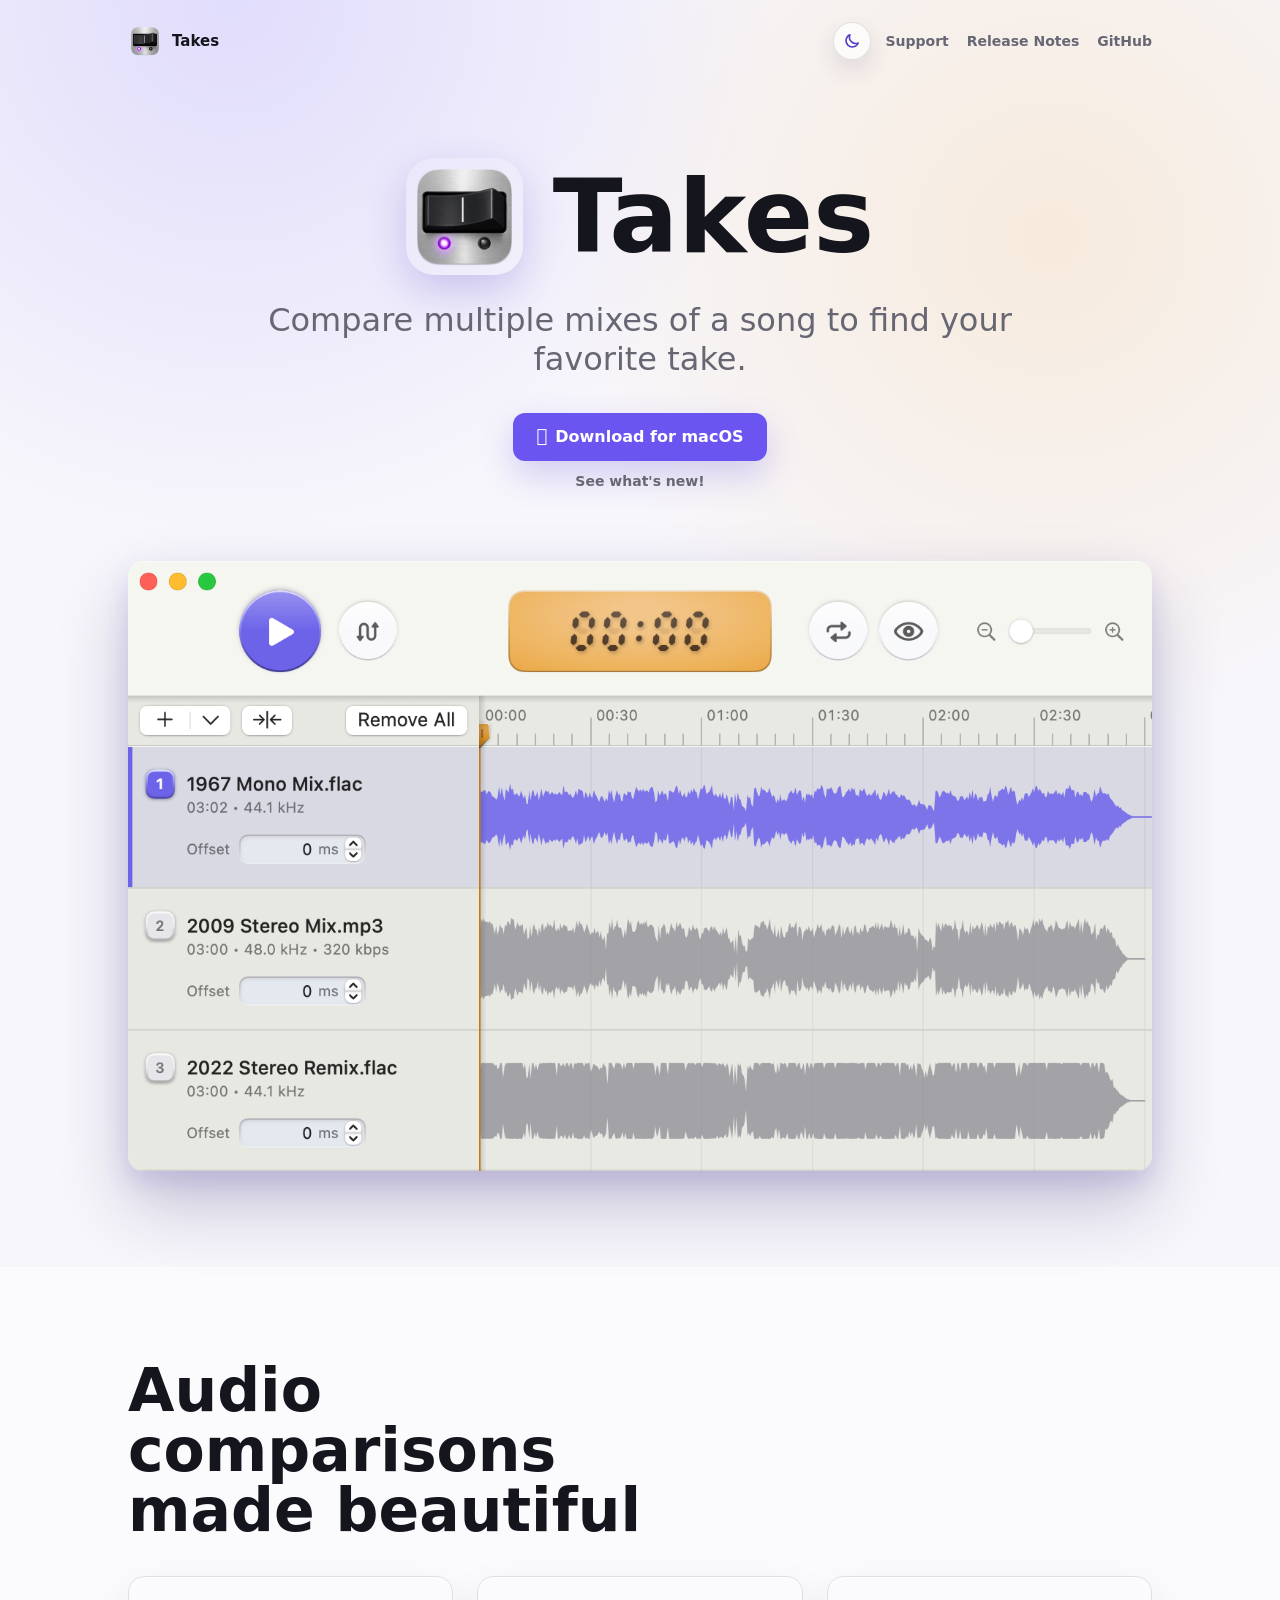
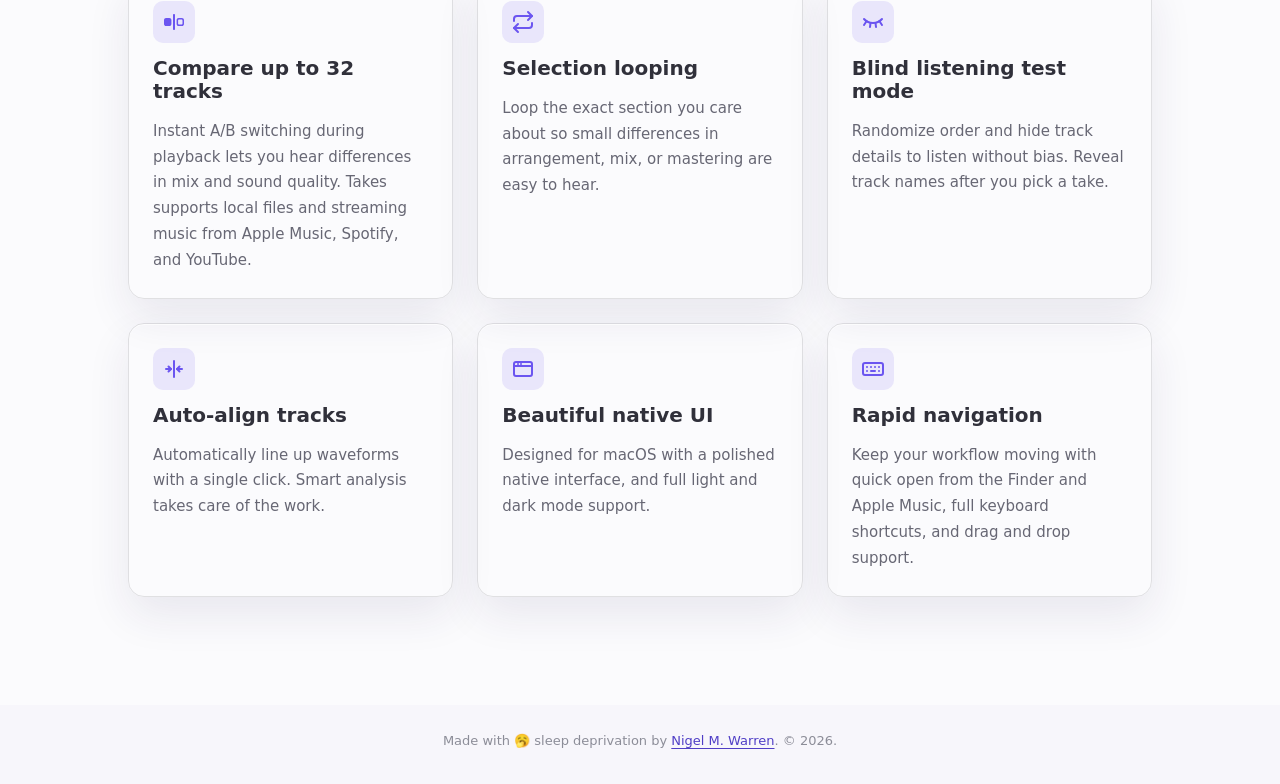
<file: website/index.html>
<!DOCTYPE html>
<html lang="en">
<head>
  <meta charset="utf-8">
  <meta name="viewport" content="width=device-width, initial-scale=1">
  <title>Takes for Mac - Compare audio tracks</title>
  <meta name="description" content="Takes is a macOS app for comparing audio tracks with instant A/B switching, waveform alignment, and blind listening mode.">

  <meta property="og:type" content="website">
  <meta property="og:url" content="https://takes.nigelwarren.com/">
  <meta property="og:title" content="Takes for Mac - Compare audio tracks">
  <meta property="og:description" content="Takes is a macOS app for comparing audio tracks with instant A/B switching, waveform alignment, and blind listening mode.">
  <meta property="og:image" content="https://takes.nigelwarren.com/social_preview.jpg">
  <meta property="og:image:width" content="1200">
  <meta property="og:image:height" content="630">

  <meta name="color-scheme" content="light dark">
  <meta name="theme-color" content="#f7f6fb">
  <link rel="icon" href="favicon.svg" type="image/svg+xml">
  <link rel="stylesheet" href="styles.css">
</head>
<body class="home-page">
  <div class="site">
    <nav class="nav" aria-label="Main navigation">
      <a class="brand" href="index.html" aria-label="Takes homepage">
        <img src="icon.png" alt="">
        <span>Takes</span>
      </a>
      <div class="nav-actions">
        <button class="theme-toggle" type="button" aria-label="Switch to dark mode" aria-pressed="false">
          <svg class="moon-icon" viewBox="0 0 24 24" aria-hidden="true">
            <path d="M20.4 14.7A8.5 8.5 0 0 1 9.3 3.6 8.5 8.5 0 1 0 20.4 14.7Z" fill="none" stroke="currentColor" stroke-width="2" stroke-linejoin="round"/>
          </svg>
          <svg class="sun-icon" viewBox="0 0 24 24" aria-hidden="true">
            <circle cx="12" cy="12" r="4.2" fill="none" stroke="currentColor" stroke-width="2"/>
            <path d="M12 2.5v2.2M12 19.3v2.2M4.7 4.7l1.6 1.6M17.7 17.7l1.6 1.6M2.5 12h2.2M19.3 12h2.2M4.7 19.3l1.6-1.6M17.7 6.3l1.6-1.6" fill="none" stroke="currentColor" stroke-width="2" stroke-linecap="round"/>
          </svg>
        </button>
        <button class="nav-menu-button" type="button" aria-label="Open navigation menu" aria-expanded="false" aria-controls="site-menu"><span class="nav-menu-icon" aria-hidden="true"></span></button>
        <div class="nav-links" id="site-menu">
          <a href="support.html">Support</a>
          <a href="changelog.html">Release Notes</a>
          <a href="https://github.com/Nigelw/Takes">GitHub</a>
        </div>
      </div>
    </nav>

    <main>
      <section class="hero">
        <div class="hero-lockup">
          <img class="hero-icon" src="icon.png" alt="Takes app icon">
          <h1>Takes</h1>
        </div>
        <p class="summary">Compare multiple mixes of a song to find your favorite take.</p>
        <div class="actions">
          <a class="button" href="https://github.com/Nigelw/Takes/releases/latest/download/Takes.dmg"><span class="apple-logo" aria-hidden="true">&#63743;</span>Download for macOS</a>
          <a class="secondary" href="https://takes.nigelwarren.com/changelog.html">See what's new!</a>
        </div>

        <div class="shot-wrap" aria-label="Takes app screenshot">
          <div class="hero-shot">
            <picture>
              <source id="heroScreenshotSource" srcset="screenshot_dark_noshadow.png" media="(prefers-color-scheme: dark)">
              <img id="heroScreenshot" src="screenshot_light_noshadow.png" alt="Takes showing two aligned audio waveforms in a native Mac window">
            </picture>
          </div>
        </div>

      </section>

      <section class="features-band" id="features">
        <div class="features">
          <div class="section-heading">
            <h2><a class="anchor-link" href="#features">Audio comparisons made beautiful</a></h2>
          </div>

          <div class="feature-grid">
            <article class="feature">
              <div class="feature-header">
                <div class="mark" aria-hidden="true">
                  <svg viewBox="0 0 24 24" fill="currentColor">
                    <path d="M12 4c0.55 0 1 0.45 1 1v14c0 0.55-0.45 1-1 1s-1-0.45-1-1V5c0-0.55 0.45-1 1-1Z"/>
                    <path d="M4.1 8h3.2c1.16 0 2.1 0.94 2.1 2.1v3.8c0 1.16-0.94 2.1-2.1 2.1H4.1C2.94 16 2 15.06 2 13.9v-3.8C2 8.94 2.94 8 4.1 8Z"/>
                    <path fill-rule="evenodd" clip-rule="evenodd" d="M16.7 8h3.2c1.16 0 2.1 0.94 2.1 2.1v3.8c0 1.16-0.94 2.1-2.1 2.1h-3.2c-1.16 0-2.1-0.94-2.1-2.1v-3.8c0-1.16 0.94-2.1 2.1-2.1Zm0.5 1.5c-0.61 0-1.1 0.49-1.1 1.1v2.8c0 0.61 0.49 1.1 1.1 1.1h2.2c0.61 0 1.1-0.49 1.1-1.1v-2.8c0-0.61-0.49-1.1-1.1-1.1h-2.2Z"/>
                  </svg>
                </div>
                <h3>Compare up to 32 tracks</h3>
              </div>
              <p>Instant A/B switching during playback lets you hear differences in mix and sound quality. Takes supports local files and streaming music from Apple Music, Spotify, and YouTube.</p>
            </article>

            <article class="feature">
              <div class="feature-header">
                <div class="mark" aria-hidden="true">
                  <svg viewBox="0 0 24 24" fill="none" stroke="currentColor" stroke-width="2" stroke-linecap="round" stroke-linejoin="round">
                    <path d="M17 2l4 4-4 4"/>
                    <path d="M3 11V9a3 3 0 0 1 3-3h15"/>
                    <path d="M7 22l-4-4 4-4"/>
                    <path d="M21 13v2a3 3 0 0 1-3 3H3"/>
                  </svg>
                </div>
                <h3>Selection looping</h3>
              </div>
              <p>Loop the exact section you care about so small differences in arrangement, mix, or mastering are easy to hear.</p>
            </article>

            <article class="feature">
              <div class="feature-header">
                <div class="mark" aria-hidden="true">
                  <svg xmlns="http://www.w3.org/2000/svg" width="24" height="24" viewBox="0 0 24 24" fill="none" stroke="currentColor" stroke-width="2" stroke-linecap="round" stroke-linejoin="round" class="icon icon-tabler icons-tabler-outline icon-tabler-eye-closed">
                  	<path stroke="none" d="M0 0h24v24H0z" fill="none" />
                  	<path d="M21 9c-2.4 2.667 -5.4 4 -9 4c-3.6 0 -6.6 -1.333 -9 -4" />
                  	<path d="M3 15l2.5 -3.8" />
                  	<path d="M21 14.976l-2.492 -3.776" />
                  	<path d="M9 17l.5 -4" />
                  	<path d="M15 17l-.5 -4" />
                  </svg>
                </div>
                <h3>Blind listening test mode</h3>
              </div>
              <p>Randomize order and hide track details to listen without bias. Reveal track names after you pick a take.</p>
            </article>

            <article class="feature">
              <div class="feature-header">
                <div class="mark" aria-hidden="true">
                  <svg viewBox="0 0 24 24" fill="none" stroke="currentColor" stroke-width="2" stroke-linecap="round" stroke-linejoin="round">
                    <path d="M12 4v16"/>
                    <path d="M4 12h5"/>
                    <path d="M6.5 9.5L9 12l-2.5 2.5"/>
                    <path d="M20 12h-5"/>
                    <path d="M17.5 9.5L15 12l2.5 2.5"/>
                  </svg>
                </div>
                <h3>Auto-align tracks</h3>
              </div>
              <p>Automatically line up waveforms with a single click. Smart analysis takes care of the work.</p>
            </article>

            <article class="feature">
              <div class="feature-header">
                <div class="mark" aria-hidden="true">
                  <svg viewBox="0 0 24 24" fill="none" stroke="currentColor" stroke-width="2" stroke-linecap="round" stroke-linejoin="round">
                    <rect x="3" y="5" width="18" height="14" rx="2"/>
                    <path d="M3 9h18"/>
                    <path d="M7 7h.01"/>
                    <path d="M10 7h.01"/>
                  </svg>
                </div>
                <h3>Beautiful native UI</h3>
              </div>
              <p>Designed for macOS with a polished native interface, and full light and dark mode support.</p>
            </article>

            <article class="feature">
              <div class="feature-header">
                <div class="mark" aria-hidden="true">
                  <svg xmlns="http://www.w3.org/2000/svg" width="24" height="24" viewBox="0 0 24 24" fill="none" stroke="currentColor" stroke-width="2" stroke-linecap="round" stroke-linejoin="round" class="icon icon-tabler icons-tabler-outline icon-tabler-keyboard">
                  	<path stroke="none" d="M0 0h24v24H0z" fill="none" />
                  	<path d="M2 8a2 2 0 0 1 2 -2h16a2 2 0 0 1 2 2v8a2 2 0 0 1 -2 2h-16a2 2 0 0 1 -2 -2l0 -8" />
                  	<path d="M6 10l0 .01" />
                  	<path d="M10 10l0 .01" />
                  	<path d="M14 10l0 .01" />
                  	<path d="M18 10l0 .01" />
                  	<path d="M6 14l0 .01" />
                  	<path d="M18 14l0 .01" />
                  	<path d="M10 14l4 .01" />
                  </svg>
                </div>
                <h3>Rapid navigation</h3>
              </div>
              <p>Keep your workflow moving with quick open from the Finder and Apple Music, full keyboard shortcuts, and drag and drop support.</p>
            </article>
          </div>
        </div>
      </section>
    </main>

    <footer class="footer">
      <span>Made with 🥱 sleep deprivation by <a href="https://nigelwarren.com">Nigel M. Warren</a>. &copy; 2026.</span>
    </footer>
  </div>
  <script>
    (() => {
      const root = document.documentElement;
      const themeToggle = document.querySelector(".theme-toggle");
      const navActions = document.querySelector(".nav-actions");
      const menuButton = document.querySelector(".nav-menu-button");
      const heroScreenshotSource = document.getElementById("heroScreenshotSource");
      const heroScreenshot = document.getElementById("heroScreenshot");
      const themeColor = document.querySelector('meta[name="theme-color"]');
      const mediaQuery = window.matchMedia("(prefers-color-scheme: dark)");
      let hasManualTheme = false;

      const themeMetaColors = {
        light: "#f7f6fb",
        dark: "#0f0d18"
      };

      const screenshotSources = {
        light: "screenshot_light_noshadow.png",
        dark: "screenshot_dark_noshadow.png"
      };

      function runThemeTransition(nextTheme, manual = false) {
        document.startViewTransition(() => {
          applyTheme(nextTheme, manual);
        });
      }

      function applyTheme(theme, manual = false) {
        const isDark = theme === "dark";
        if (manual) {
          root.dataset.theme = theme;
        }
        if (themeToggle) {
          themeToggle.setAttribute("aria-pressed", String(isDark));
          themeToggle.setAttribute("aria-label", isDark ? "Switch to light mode" : "Switch to dark mode");
          themeToggle.title = isDark ? "Switch to light mode" : "Switch to dark mode";
        }
        if (heroScreenshot) {
          heroScreenshot.src = screenshotSources[theme];
        }
        if (heroScreenshotSource) {
          heroScreenshotSource.srcset = screenshotSources[theme];
        }
        if (themeColor) {
          themeColor.setAttribute("content", themeMetaColors[theme]);
        }
      }

      function currentTheme() {
        return root.dataset.theme || (mediaQuery.matches ? "dark" : "light");
      }

      applyTheme(currentTheme());

      themeToggle?.addEventListener("click", () => {
        hasManualTheme = true;
        runThemeTransition(currentTheme() === "dark" ? "light" : "dark", true);
      });

      menuButton?.addEventListener("click", () => {
        const isOpen = navActions?.classList.toggle("menu-open") ?? false;
        menuButton.setAttribute("aria-expanded", String(isOpen));
        menuButton.setAttribute("aria-label", isOpen ? "Close navigation menu" : "Open navigation menu");
      });

      navActions?.querySelectorAll(".nav-links a").forEach((link) => {
        link.addEventListener("click", () => {
          navActions.classList.remove("menu-open");
          menuButton?.setAttribute("aria-expanded", "false");
          menuButton?.setAttribute("aria-label", "Open navigation menu");
        });
      });

      mediaQuery.addEventListener("change", (event) => {
        if (!hasManualTheme) {
          applyTheme(event.matches ? "dark" : "light");
        }
      });
    })();
  </script>
</body>
</html>
</file>
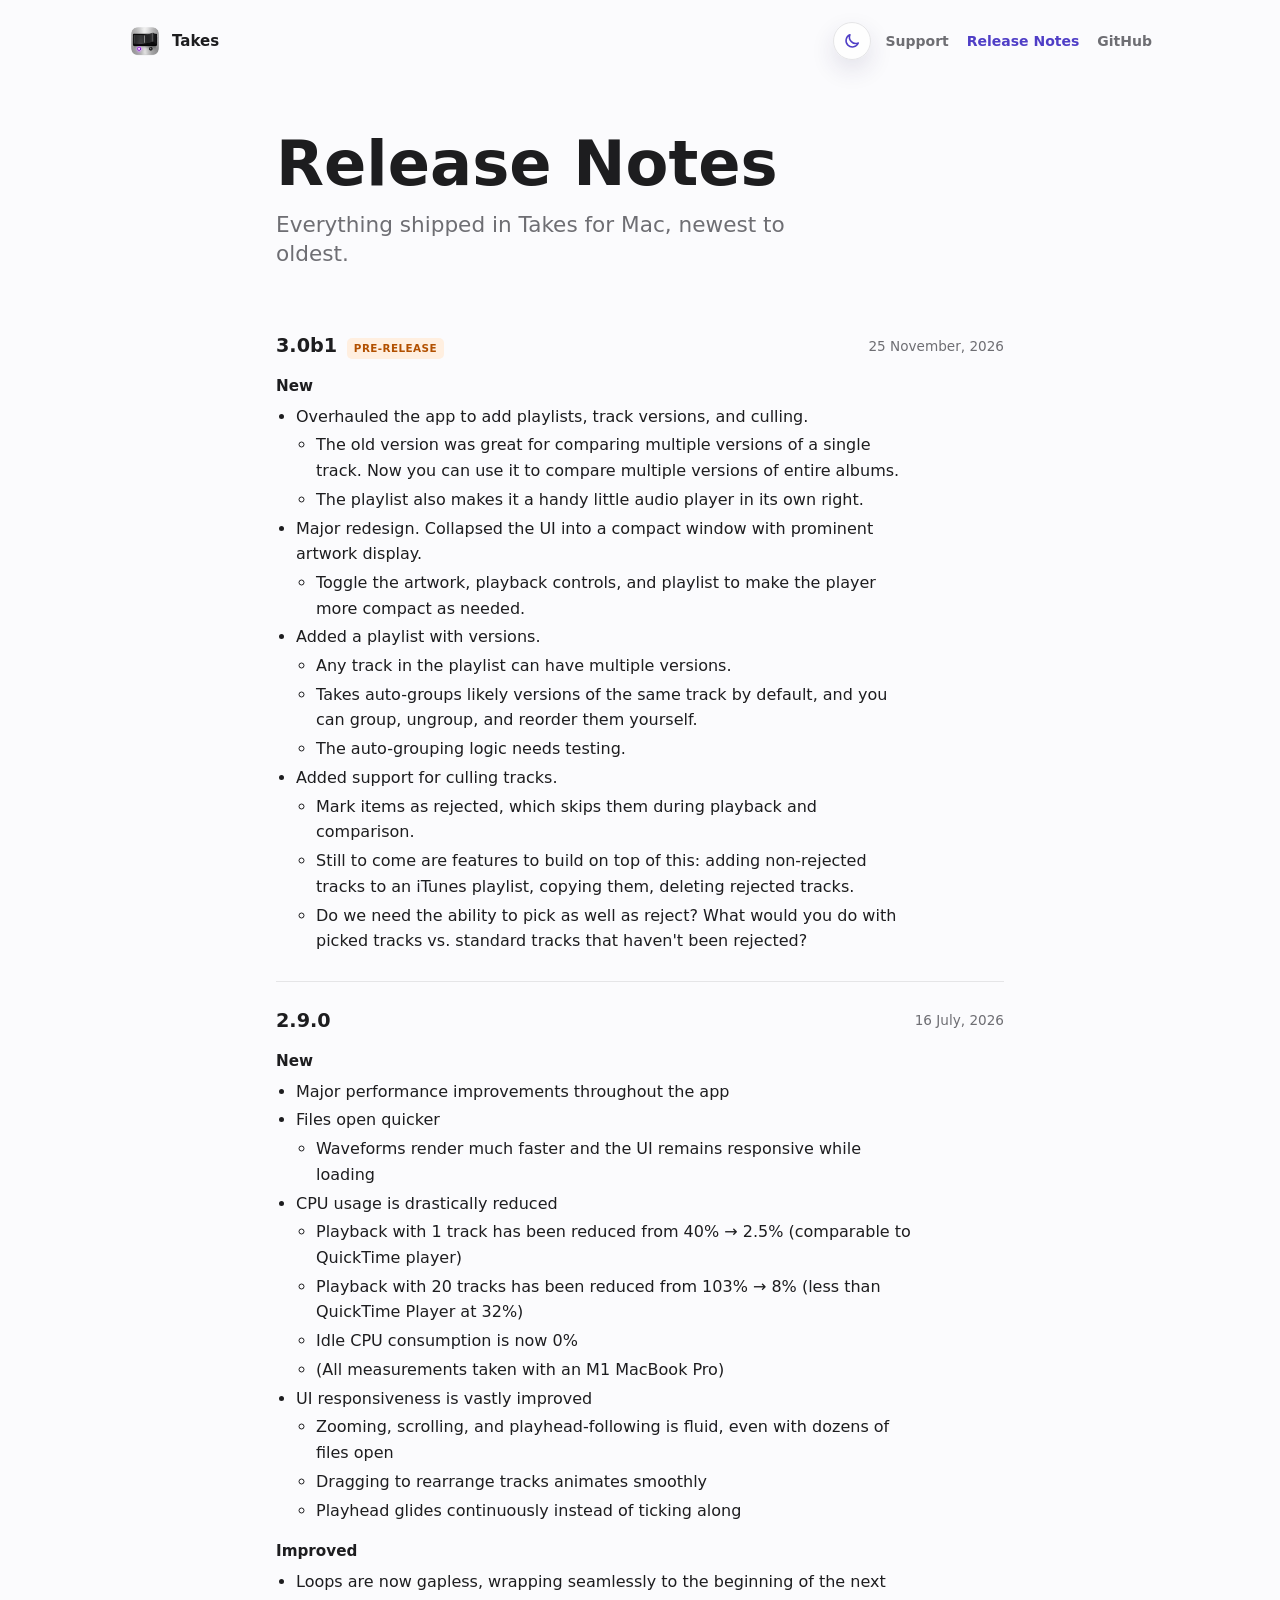
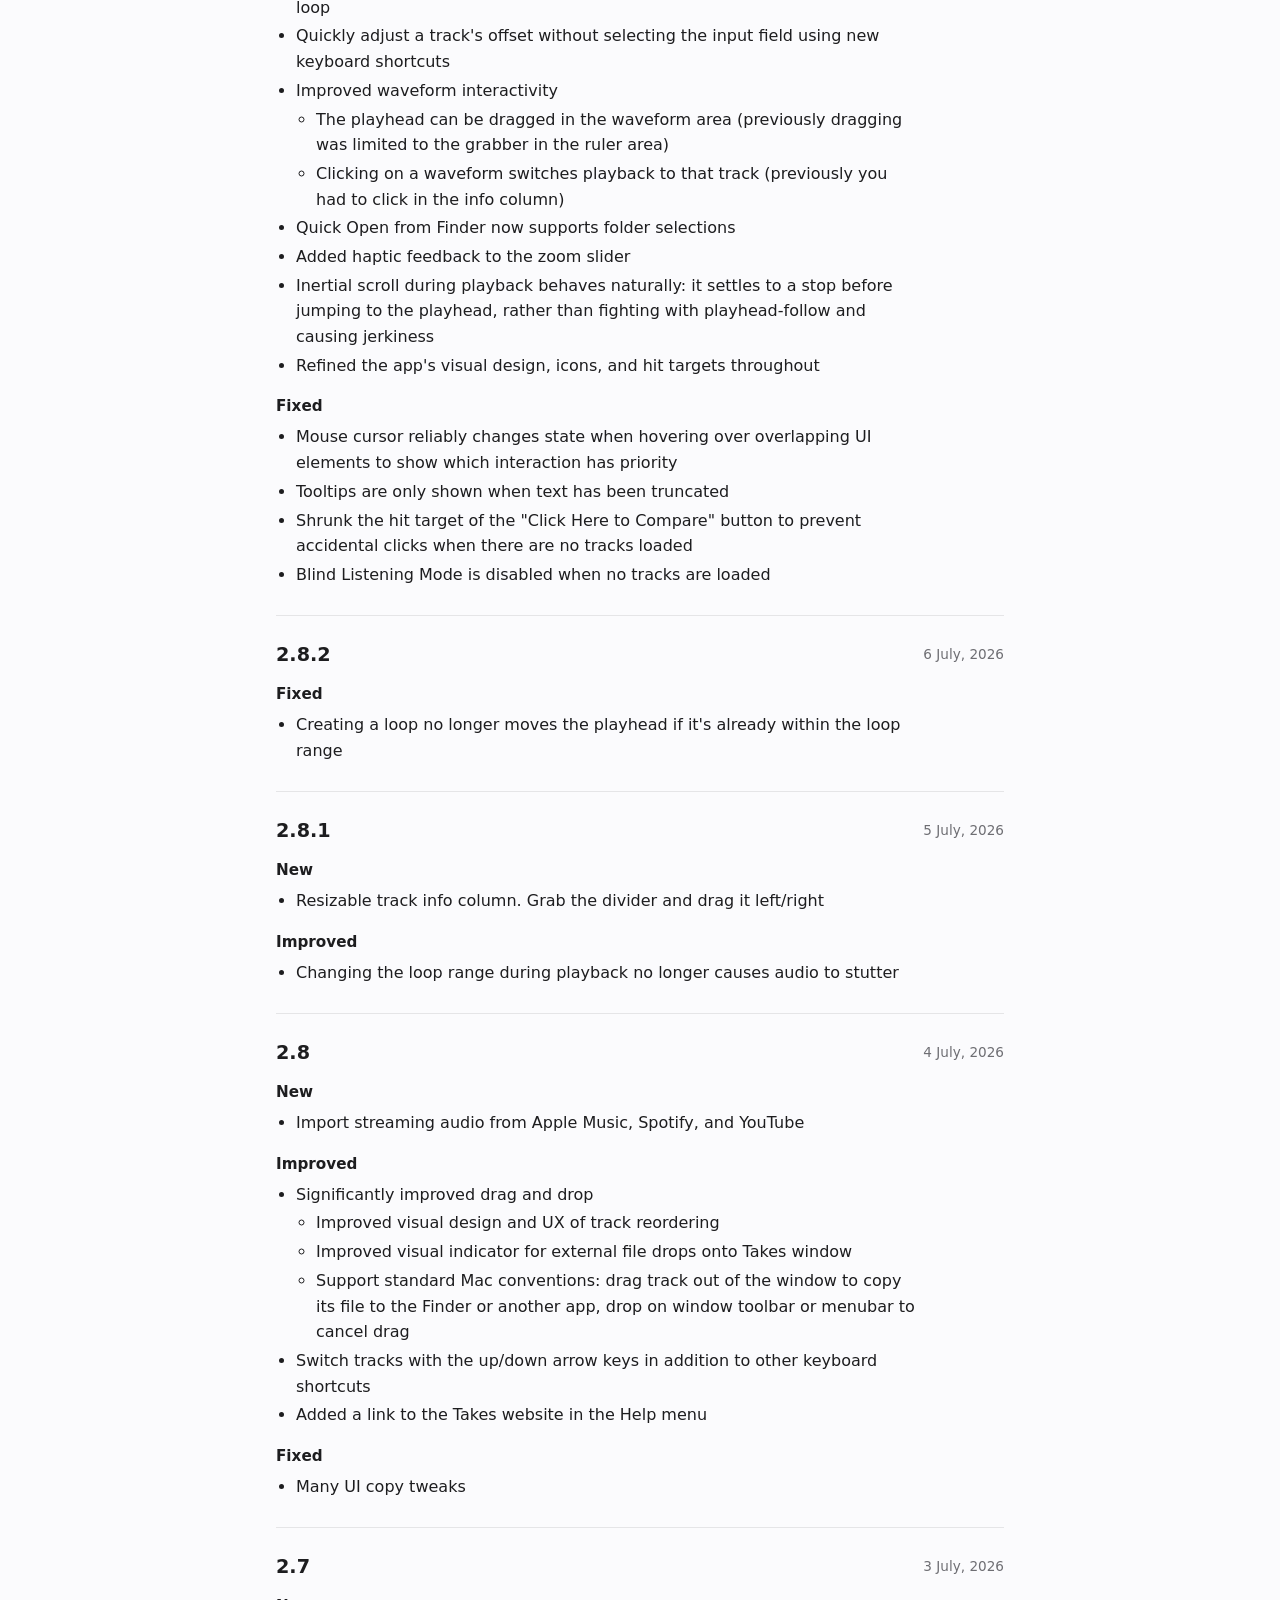
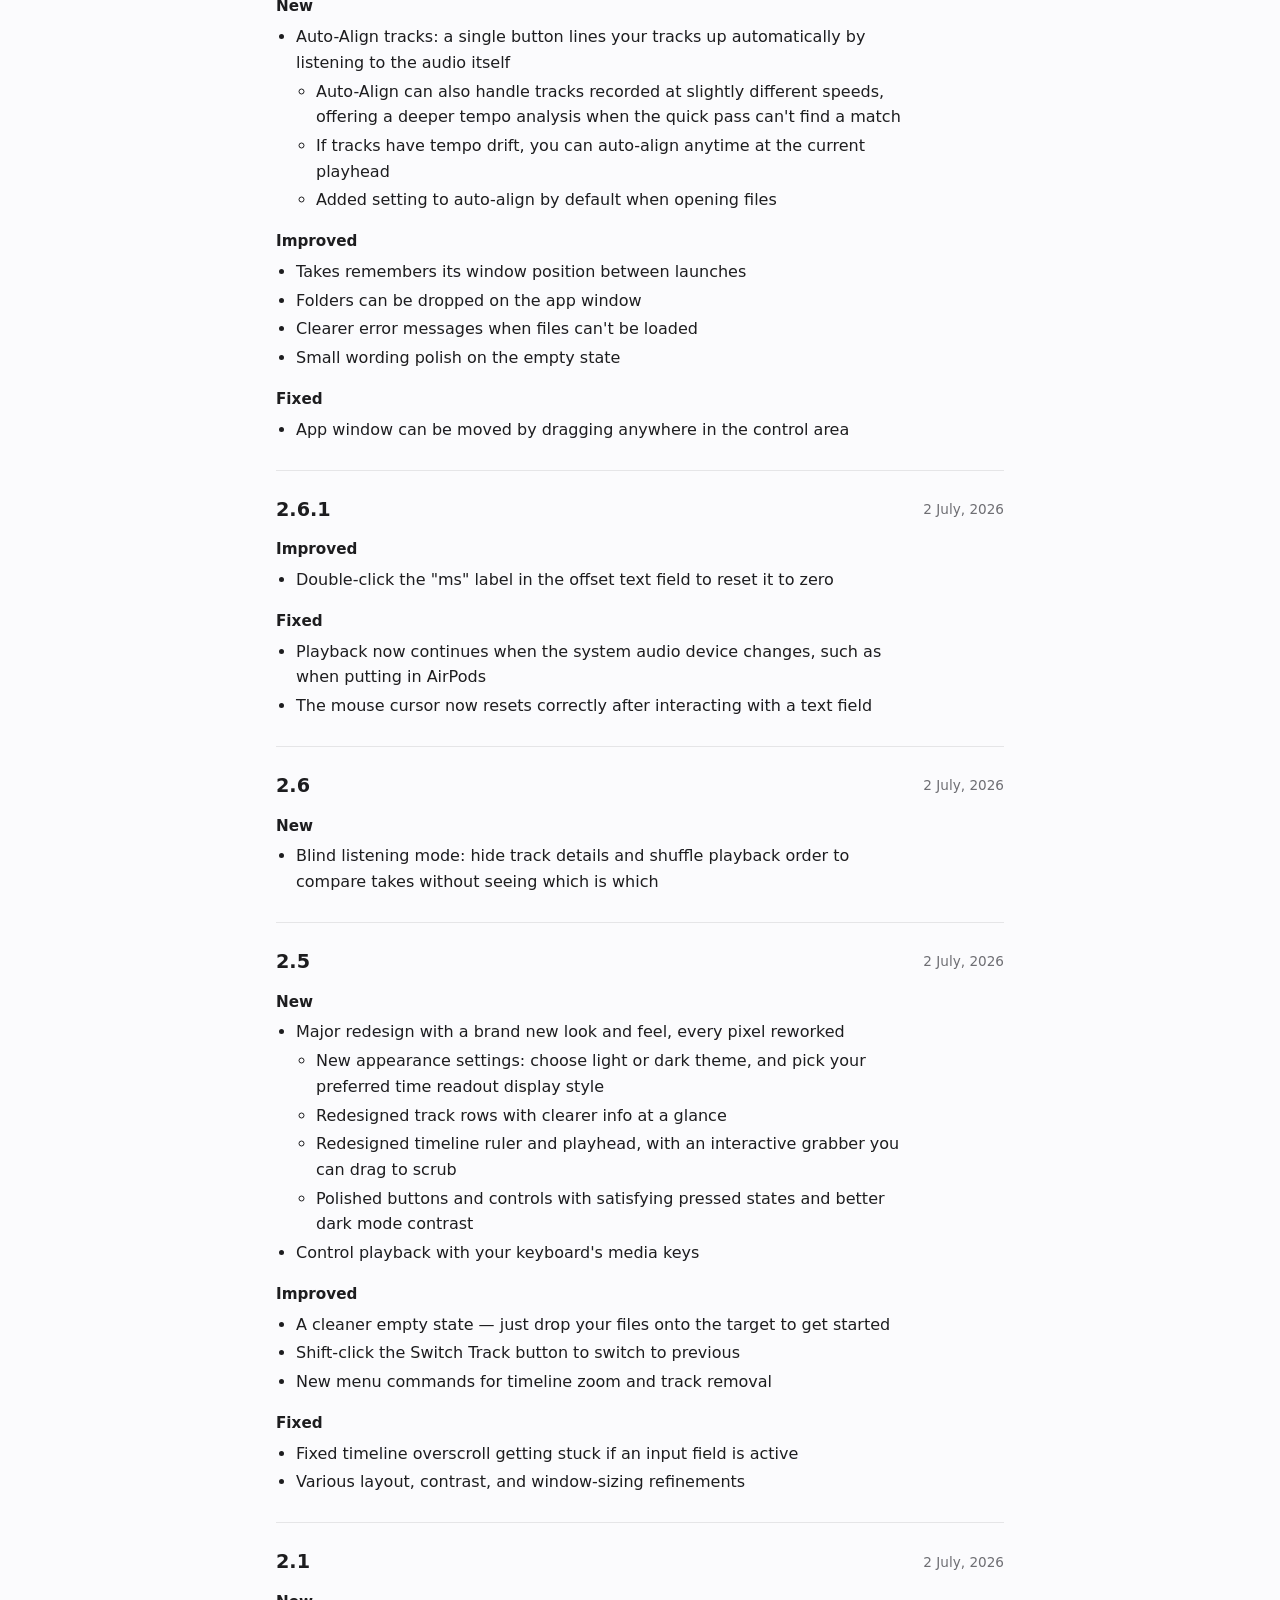
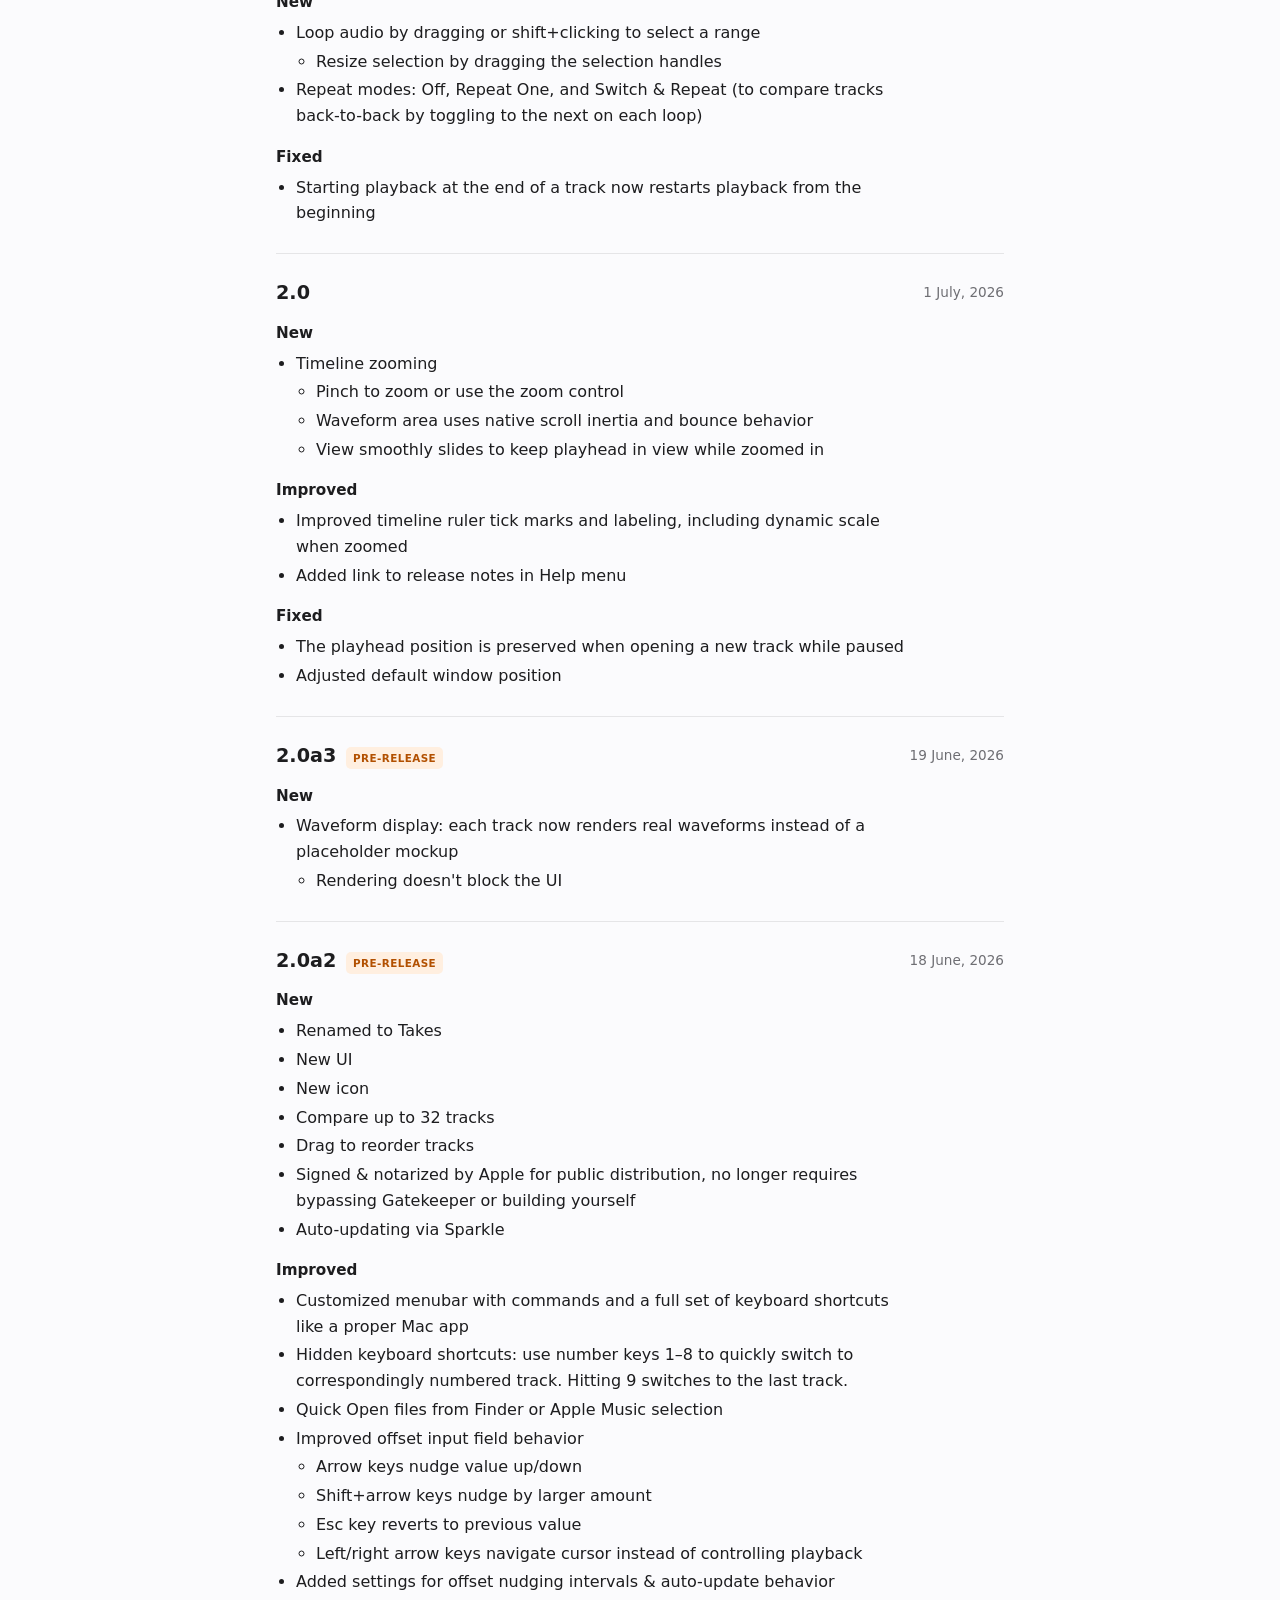
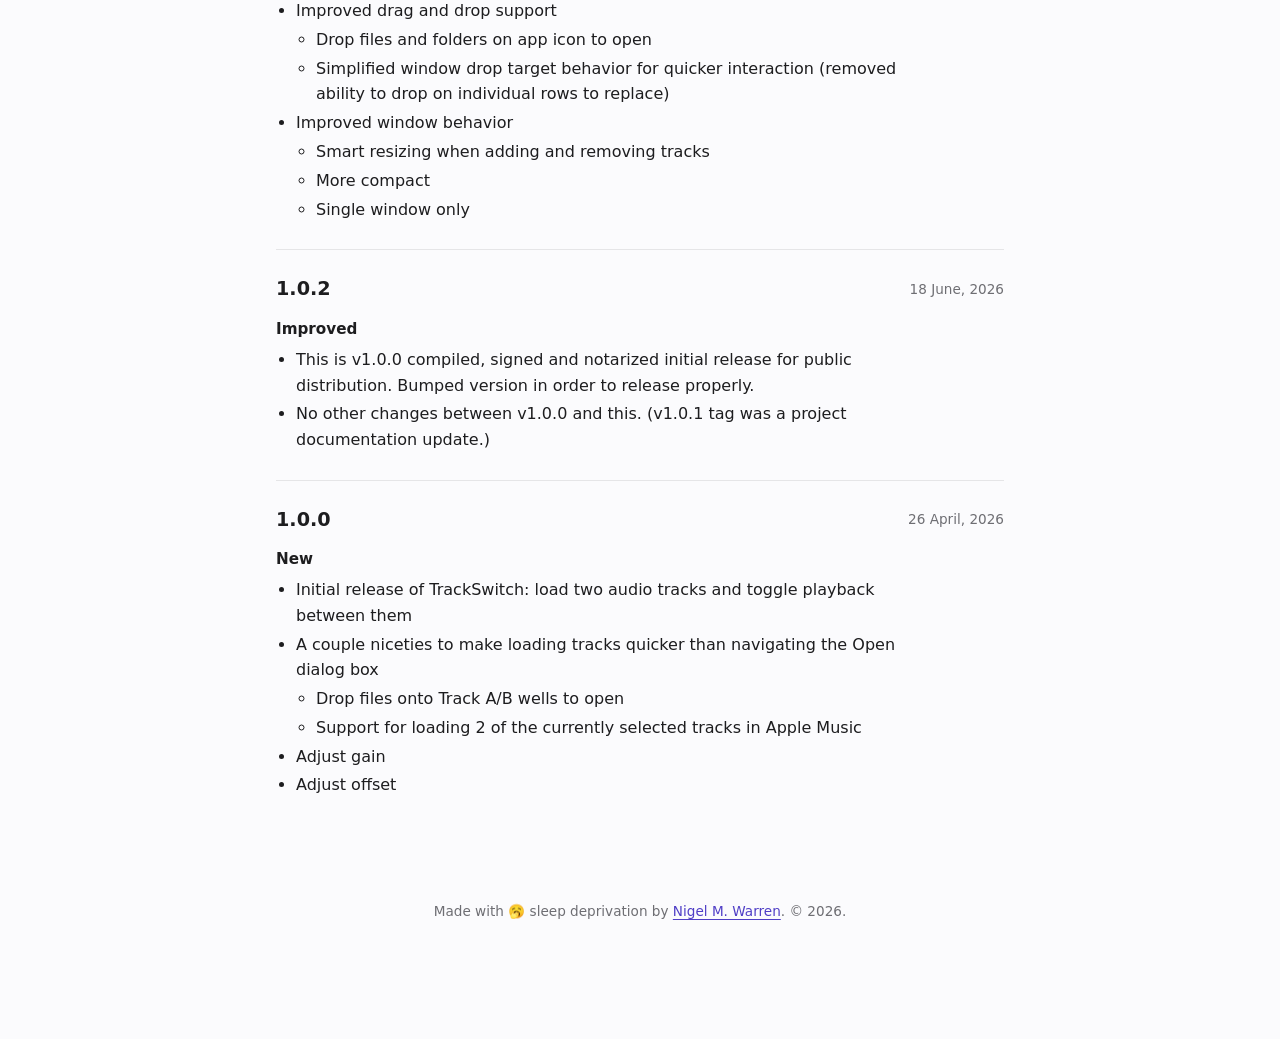
<file: website/changelog.html>
<!DOCTYPE html>
<html lang="en">
<head>
  <meta charset="utf-8">
  <meta name="viewport" content="width=device-width, initial-scale=1">
  <title>Takes — Release Notes</title>

  <meta property="og:type" content="website">
  <meta property="og:url" content="https://takes.nigelwarren.com/changelog.html">
  <meta property="og:title" content="Takes for Mac - Release Notes">
  <meta property="og:description" content="Takes is a macOS app for comparing audio tracks with instant A/B switching, waveform alignment, and blind listening mode.">
  <meta property="og:image" content="https://takes.nigelwarren.com/social_preview.jpg">
  <meta property="og:image:width" content="1200">
  <meta property="og:image:height" content="630">

  <meta name="color-scheme" content="light dark">
  <meta name="theme-color" content="#fbfbfd">
  <link rel="icon" href="favicon.svg" type="image/svg+xml">
  <link rel="stylesheet" href="styles.css">
</head>
<body class="changelog-page">
  <nav class="nav" aria-label="Main navigation">
    <a class="brand" href="index.html" aria-label="Takes homepage">
      <img src="icon.png" alt="">
      <span>Takes</span>
    </a>
    <div class="nav-actions">
      <button class="theme-toggle" type="button" aria-label="Switch to dark mode" aria-pressed="false">
        <svg class="moon-icon" viewBox="0 0 24 24" aria-hidden="true">
          <path d="M20.4 14.7A8.5 8.5 0 0 1 9.3 3.6 8.5 8.5 0 1 0 20.4 14.7Z" fill="none" stroke="currentColor" stroke-width="2" stroke-linejoin="round"/>
        </svg>
        <svg class="sun-icon" viewBox="0 0 24 24" aria-hidden="true">
          <circle cx="12" cy="12" r="4.2" fill="none" stroke="currentColor" stroke-width="2"/>
          <path d="M12 2.5v2.2M12 19.3v2.2M4.7 4.7l1.6 1.6M17.7 17.7l1.6 1.6M2.5 12h2.2M19.3 12h2.2M4.7 19.3l1.6-1.6M17.7 6.3l1.6-1.6" fill="none" stroke="currentColor" stroke-width="2" stroke-linecap="round"/>
        </svg>
      </button>
      <button class="nav-menu-button" type="button" aria-label="Open navigation menu" aria-expanded="false" aria-controls="site-menu"><span class="nav-menu-icon" aria-hidden="true"></span></button>
      <div class="nav-links" id="site-menu">
        <a href="support.html">Support</a>
        <a href="changelog.html" aria-current="page">Release Notes</a>
        <a href="https://github.com/Nigelw/Takes">GitHub</a>
      </div>
    </div>
  </nav>
  <main class="page">
    <header class="hero">
      <h1>Release Notes</h1>
      <p>Everything shipped in Takes for Mac, newest to oldest.</p>
    </header>
    <section class="release">
      <div class="release-heading">
        <h2>3.0b1<span class="badge">Pre-release</span></h2>
        <p class="meta">25 November, 2026</p>
      </div>
      <div class="notes"><h3>New</h3>
<ul><li>Overhauled the app to add playlists, track versions, and culling.<ul><li>The old version was great for comparing multiple versions of a single track. Now you can use it to compare multiple versions of entire albums.</li><li>The playlist also makes it a handy little audio player in its own right.</li></ul></li><li>Major redesign. Collapsed the UI into a compact window with prominent artwork display.<ul><li>Toggle the artwork, playback controls, and playlist to make the player more compact as needed.</li></ul></li><li>Added a playlist with versions.<ul><li>Any track in the playlist can have multiple versions.</li><li>Takes auto-groups likely versions of the same track by default, and you can group, ungroup, and reorder them yourself.</li><li>The auto-grouping logic needs testing.</li></ul></li><li>Added support for culling tracks.<ul><li>Mark items as rejected, which skips them during playback and comparison.</li><li>Still to come are features to build on top of this: adding non-rejected tracks to an iTunes playlist, copying them, deleting rejected tracks.</li><li>Do we need the ability to pick as well as reject? What would you do with picked tracks vs. standard tracks that haven&#x27;t been rejected?</li></ul></li></ul></div>
    </section>
    <section class="release">
      <div class="release-heading">
        <h2>2.9.0</h2>
        <p class="meta">16 July, 2026</p>
      </div>
      <div class="notes"><h3>New</h3>
<ul><li>Major performance improvements throughout the app</li><li>Files open quicker<ul><li>Waveforms render much faster and the UI remains responsive while loading</li></ul></li><li>CPU usage is drastically reduced<ul><li>Playback with 1 track has been reduced from 40% → 2.5% (comparable to QuickTime player)</li><li>Playback with 20 tracks has been reduced from 103% → 8% (less than QuickTime Player at 32%)</li><li>Idle CPU consumption is now 0%</li><li>(All measurements taken with an M1 MacBook Pro)</li></ul></li><li>UI responsiveness is vastly improved<ul><li>Zooming, scrolling, and playhead-following is fluid, even with dozens of files open</li><li>Dragging to rearrange tracks animates smoothly</li><li>Playhead glides continuously instead of ticking along</li></ul></li></ul>
<h3>Improved</h3>
<ul><li>Loops are now gapless, wrapping seamlessly to the beginning of the next loop</li><li>Quickly adjust a track&#x27;s offset without selecting the input field using new keyboard shortcuts</li><li>Improved waveform interactivity<ul><li>The playhead can be dragged in the waveform area (previously dragging was limited to the grabber in the ruler area)</li><li>Clicking on a waveform switches playback to that track (previously you had to click in the info column)</li></ul></li><li>Quick Open from Finder now supports folder selections</li><li>Added haptic feedback to the zoom slider</li><li>Inertial scroll during playback behaves naturally: it settles to a stop before jumping to the playhead, rather than fighting with playhead-follow and causing jerkiness</li><li>Refined the app&#x27;s visual design, icons, and hit targets throughout</li></ul>
<h3>Fixed</h3>
<ul><li>Mouse cursor reliably changes state when hovering over overlapping UI elements to show which interaction has priority</li><li>Tooltips are only shown when text has been truncated</li><li>Shrunk the hit target of the &quot;Click Here to Compare&quot; button to prevent accidental clicks when there are no tracks loaded</li><li>Blind Listening Mode is disabled when no tracks are loaded</li></ul></div>
    </section>
    <section class="release">
      <div class="release-heading">
        <h2>2.8.2</h2>
        <p class="meta">6 July, 2026</p>
      </div>
      <div class="notes"><h3>Fixed</h3>
<ul><li>Creating a loop no longer moves the playhead if it&#x27;s already within the loop range</li></ul></div>
    </section>
    <section class="release">
      <div class="release-heading">
        <h2>2.8.1</h2>
        <p class="meta">5 July, 2026</p>
      </div>
      <div class="notes"><h3>New</h3>
<ul><li>Resizable track info column. Grab the divider and drag it left/right</li></ul>
<h3>Improved</h3>
<ul><li>Changing the loop range during playback no longer causes audio to stutter</li></ul></div>
    </section>
    <section class="release">
      <div class="release-heading">
        <h2>2.8</h2>
        <p class="meta">4 July, 2026</p>
      </div>
      <div class="notes"><h3>New</h3>
<ul><li>Import streaming audio from Apple Music, Spotify, and YouTube</li></ul>
<h3>Improved</h3>
<ul><li>Significantly improved drag and drop<ul><li>Improved visual design and UX of track reordering</li><li>Improved visual indicator for external file drops onto Takes window</li><li>Support standard Mac conventions: drag track out of the window to copy its file to the Finder or another app, drop on window toolbar or menubar to cancel drag</li></ul></li><li>Switch tracks with the up/down arrow keys in addition to other keyboard shortcuts</li><li>Added a link to the Takes website in the Help menu</li></ul>
<h3>Fixed</h3>
<ul><li>Many UI copy tweaks</li></ul></div>
    </section>
    <section class="release">
      <div class="release-heading">
        <h2>2.7</h2>
        <p class="meta">3 July, 2026</p>
      </div>
      <div class="notes"><h3>New</h3>
<ul><li>Auto-Align tracks: a single button lines your tracks up automatically by listening to the audio itself<ul><li>Auto-Align can also handle tracks recorded at slightly different speeds, offering a deeper tempo analysis when the quick pass can&#x27;t find a match</li><li>If tracks have tempo drift, you can auto-align anytime at the current playhead</li><li>Added setting to auto-align by default when opening files</li></ul></li></ul>
<h3>Improved</h3>
<ul><li>Takes remembers its window position between launches</li><li>Folders can be dropped on the app window</li><li>Clearer error messages when files can&#x27;t be loaded</li><li>Small wording polish on the empty state</li></ul>
<h3>Fixed</h3>
<ul><li>App window can be moved by dragging anywhere in the control area</li></ul></div>
    </section>
    <section class="release">
      <div class="release-heading">
        <h2>2.6.1</h2>
        <p class="meta">2 July, 2026</p>
      </div>
      <div class="notes"><h3>Improved</h3>
<ul><li>Double-click the &quot;ms&quot; label in the offset text field to reset it to zero</li></ul>
<h3>Fixed</h3>
<ul><li>Playback now continues when the system audio device changes, such as when putting in AirPods</li><li>The mouse cursor now resets correctly after interacting with a text field</li></ul></div>
    </section>
    <section class="release">
      <div class="release-heading">
        <h2>2.6</h2>
        <p class="meta">2 July, 2026</p>
      </div>
      <div class="notes"><h3>New</h3>
<ul><li>Blind listening mode: hide track details and shuffle playback order to compare takes without seeing which is which</li></ul></div>
    </section>
    <section class="release">
      <div class="release-heading">
        <h2>2.5</h2>
        <p class="meta">2 July, 2026</p>
      </div>
      <div class="notes"><h3>New</h3>
<ul><li>Major redesign with a brand new look and feel, every pixel reworked<ul><li>New appearance settings: choose light or dark theme, and pick your preferred time readout display style</li><li>Redesigned track rows with clearer info at a glance</li><li>Redesigned timeline ruler and playhead, with an interactive grabber you can drag to scrub</li><li>Polished buttons and controls with satisfying pressed states and better dark mode contrast</li></ul></li><li>Control playback with your keyboard&#x27;s media keys</li></ul>
<h3>Improved</h3>
<ul><li>A cleaner empty state — just drop your files onto the target to get started</li><li>Shift-click the Switch Track button to switch to previous</li><li>New menu commands for timeline zoom and track removal</li></ul>
<h3>Fixed</h3>
<ul><li>Fixed timeline overscroll getting stuck if an input field is active</li><li>Various layout, contrast, and window-sizing refinements</li></ul></div>
    </section>
    <section class="release">
      <div class="release-heading">
        <h2>2.1</h2>
        <p class="meta">2 July, 2026</p>
      </div>
      <div class="notes"><h3>New</h3>
<ul><li>Loop audio by dragging or shift+clicking to select a range<ul><li>Resize selection by dragging the selection handles</li></ul></li><li>Repeat modes: Off, Repeat One, and Switch &amp; Repeat (to compare tracks back-to-back by toggling to the next on each loop)</li></ul>
<h3>Fixed</h3>
<ul><li>Starting playback at the end of a track now restarts playback from the beginning</li></ul></div>
    </section>
    <section class="release">
      <div class="release-heading">
        <h2>2.0</h2>
        <p class="meta">1 July, 2026</p>
      </div>
      <div class="notes"><h3>New</h3>
<ul><li>Timeline zooming<ul><li>Pinch to zoom or use the zoom control</li><li>Waveform area uses native scroll inertia and bounce behavior</li><li>View smoothly slides to keep playhead in view while zoomed in</li></ul></li></ul>
<h3>Improved</h3>
<ul><li>Improved timeline ruler tick marks and labeling, including dynamic scale when zoomed</li><li>Added link to release notes in Help menu</li></ul>
<h3>Fixed</h3>
<ul><li>The playhead position is preserved when opening a new track while paused</li><li>Adjusted default window position</li></ul></div>
    </section>
    <section class="release">
      <div class="release-heading">
        <h2>2.0a3<span class="badge">Pre-release</span></h2>
        <p class="meta">19 June, 2026</p>
      </div>
      <div class="notes"><h3>New</h3>
<ul><li>Waveform display: each track now renders real waveforms instead of a placeholder mockup<ul><li>Rendering doesn&#x27;t block the UI</li></ul></li></ul></div>
    </section>
    <section class="release">
      <div class="release-heading">
        <h2>2.0a2<span class="badge">Pre-release</span></h2>
        <p class="meta">18 June, 2026</p>
      </div>
      <div class="notes"><h3>New</h3>
<ul><li>Renamed to Takes</li><li>New UI</li><li>New icon</li><li>Compare up to 32 tracks</li><li>Drag to reorder tracks</li><li>Signed &amp; notarized by Apple for public distribution, no longer requires bypassing Gatekeeper or building yourself</li><li>Auto-updating via Sparkle</li></ul>
<h3>Improved</h3>
<ul><li>Customized menubar with commands and a full set of keyboard shortcuts like a proper Mac app</li><li>Hidden keyboard shortcuts: use number keys 1–8 to quickly switch to correspondingly numbered track. Hitting 9 switches to the last track.</li><li>Quick Open files from Finder or Apple Music selection</li><li>Improved offset input field behavior<ul><li>Arrow keys nudge value up/down</li><li>Shift+arrow keys nudge by larger amount</li><li>Esc key reverts to previous value</li><li>Left/right arrow keys navigate cursor instead of controlling playback</li></ul></li><li>Added settings for offset nudging intervals &amp; auto-update behavior</li><li>Improved drag and drop support<ul><li>Drop files and folders on app icon to open</li><li>Simplified window drop target behavior for quicker interaction (removed ability to drop on individual rows to replace)</li></ul></li><li>Improved window behavior<ul><li>Smart resizing when adding and removing tracks</li><li>More compact</li><li>Single window only</li></ul></li></ul></div>
    </section>
    <section class="release">
      <div class="release-heading">
        <h2>1.0.2</h2>
        <p class="meta">18 June, 2026</p>
      </div>
      <div class="notes"><h3>Improved</h3>
<ul><li>This is v1.0.0 compiled, signed and notarized initial release for public distribution. Bumped version in order to release properly.</li><li>No other changes between v1.0.0 and this. (v1.0.1 tag was a project documentation update.)</li></ul></div>
    </section>
    <section class="release">
      <div class="release-heading">
        <h2>1.0.0</h2>
        <p class="meta">26 April, 2026</p>
      </div>
      <div class="notes"><h3>New</h3>
<ul><li>Initial release of TrackSwitch: load two audio tracks and toggle playback between them</li><li>A couple niceties to make loading tracks quicker than navigating the Open dialog box<ul><li>Drop files onto Track A/B wells to open</li><li>Support for loading 2 of the currently selected tracks in Apple Music</li></ul></li><li>Adjust gain</li><li>Adjust offset</li></ul></div>
    </section>
    <footer class="footer">
      <span>Made with 🥱 sleep deprivation by <a href="https://nigelwarren.com">Nigel M. Warren</a>. &copy; 2026.</span>
    </footer>
  </main>
  <script>
    (() => {
      const root = document.documentElement;
      const nav = document.querySelector(".nav");
      const themeToggle = document.querySelector(".theme-toggle");
      const menuButton = document.querySelector(".nav-menu-button");
      const themeColor = document.querySelector('meta[name="theme-color"]');
      const mediaQuery = window.matchMedia("(prefers-color-scheme: dark)");
      let hasManualTheme = false;

      const themeMetaColors = {
        light: "#fbfbfd",
        dark: "#111114"
      };

      function runThemeTransition(nextTheme, manual = false) {
        document.startViewTransition(() => {
          applyTheme(nextTheme, manual);
        });
      }

      function applyTheme(theme, manual = false) {
        const isDark = theme === "dark";
        if (manual) {
          root.dataset.theme = theme;
        }
        themeToggle?.setAttribute("aria-pressed", String(isDark));
        themeToggle?.setAttribute("aria-label", isDark ? "Switch to light mode" : "Switch to dark mode");
        if (themeToggle) {
          themeToggle.title = isDark ? "Switch to light mode" : "Switch to dark mode";
        }
        themeColor?.setAttribute("content", themeMetaColors[theme]);
      }

      function currentTheme() {
        return root.dataset.theme || (mediaQuery.matches ? "dark" : "light");
      }

      applyTheme(currentTheme());

      themeToggle?.addEventListener("click", () => {
        hasManualTheme = true;
        runThemeTransition(currentTheme() === "dark" ? "light" : "dark", true);
      });

      menuButton?.addEventListener("click", () => {
        const isOpen = nav?.classList.toggle("menu-open") ?? false;
        menuButton.setAttribute("aria-expanded", String(isOpen));
        menuButton.setAttribute("aria-label", isOpen ? "Close navigation menu" : "Open navigation menu");
      });

      nav?.querySelectorAll(".nav-links a").forEach((link) => {
        link.addEventListener("click", () => {
          nav.classList.remove("menu-open");
          menuButton?.setAttribute("aria-expanded", "false");
          menuButton?.setAttribute("aria-label", "Open navigation menu");
        });
      });

      mediaQuery.addEventListener("change", (event) => {
        if (!hasManualTheme) {
          applyTheme(event.matches ? "dark" : "light");
        }
      });
    })();
  </script>
</body>
</html>
</file>
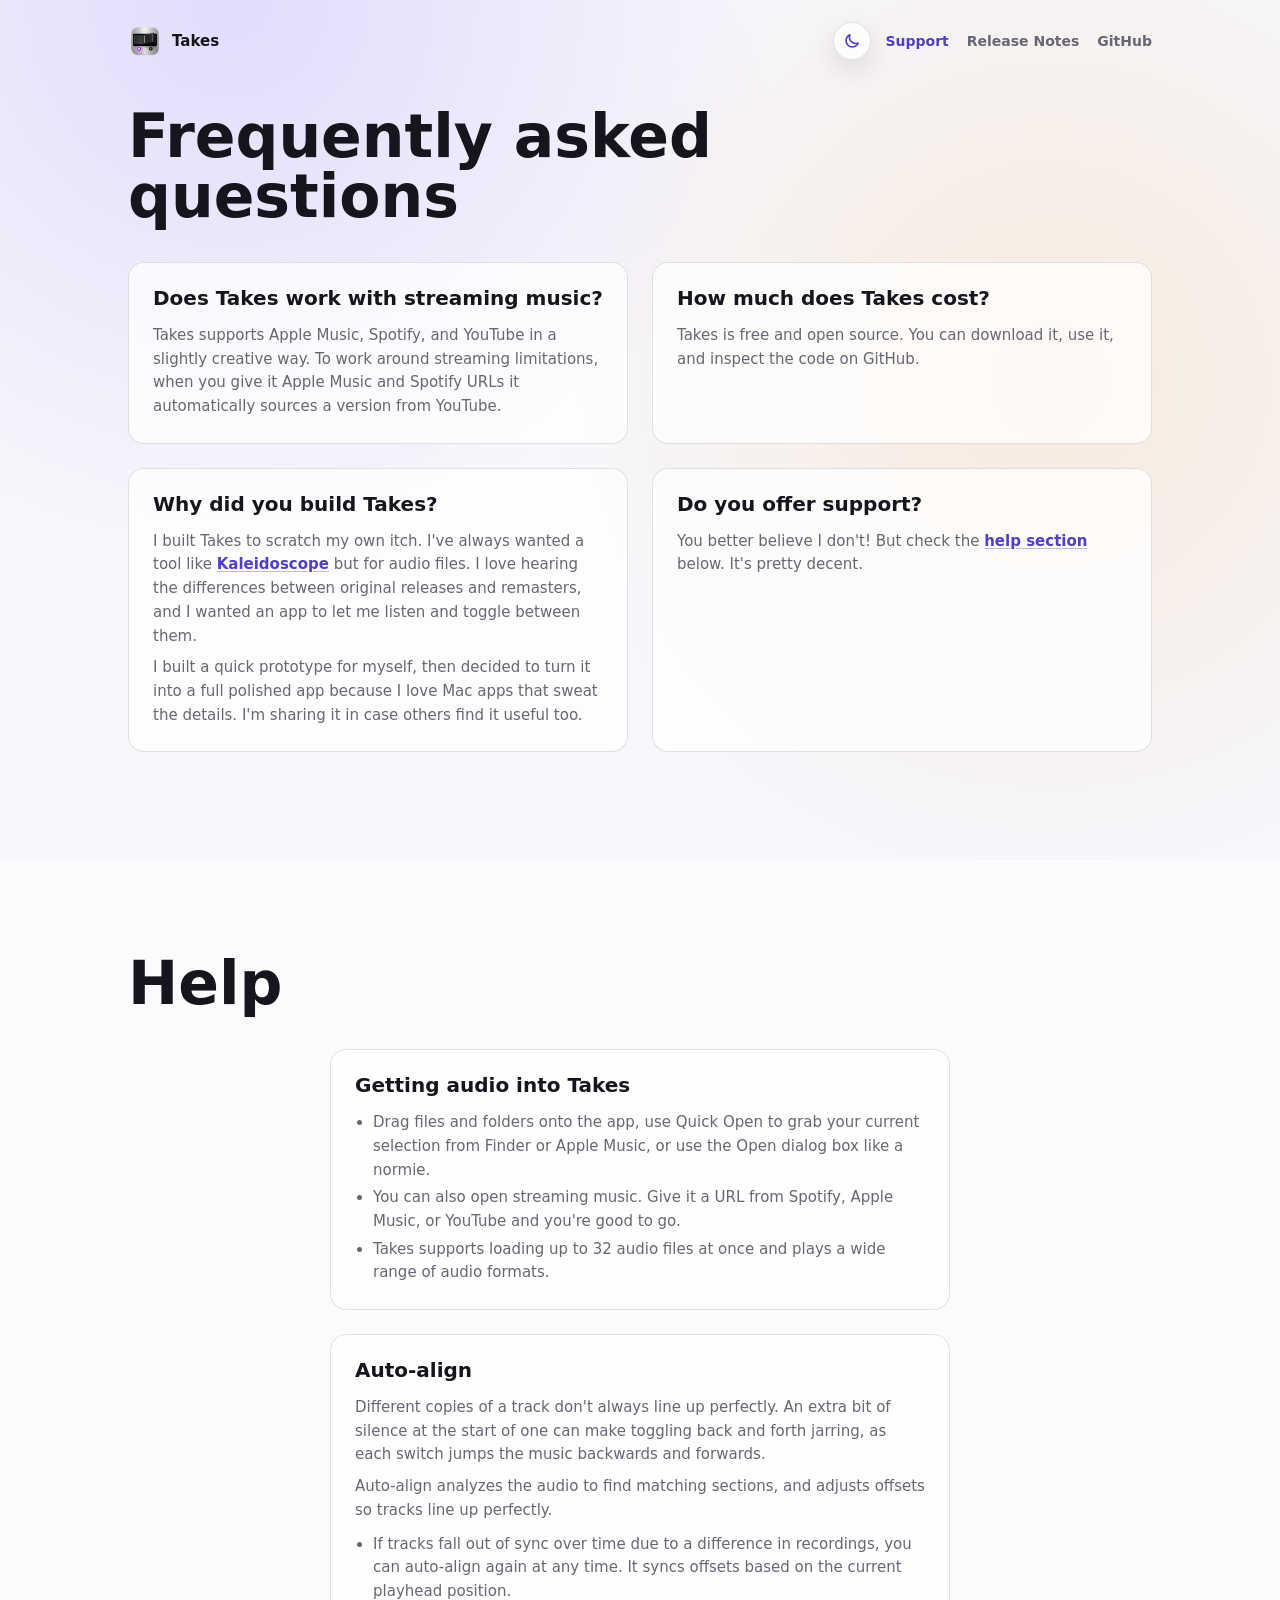
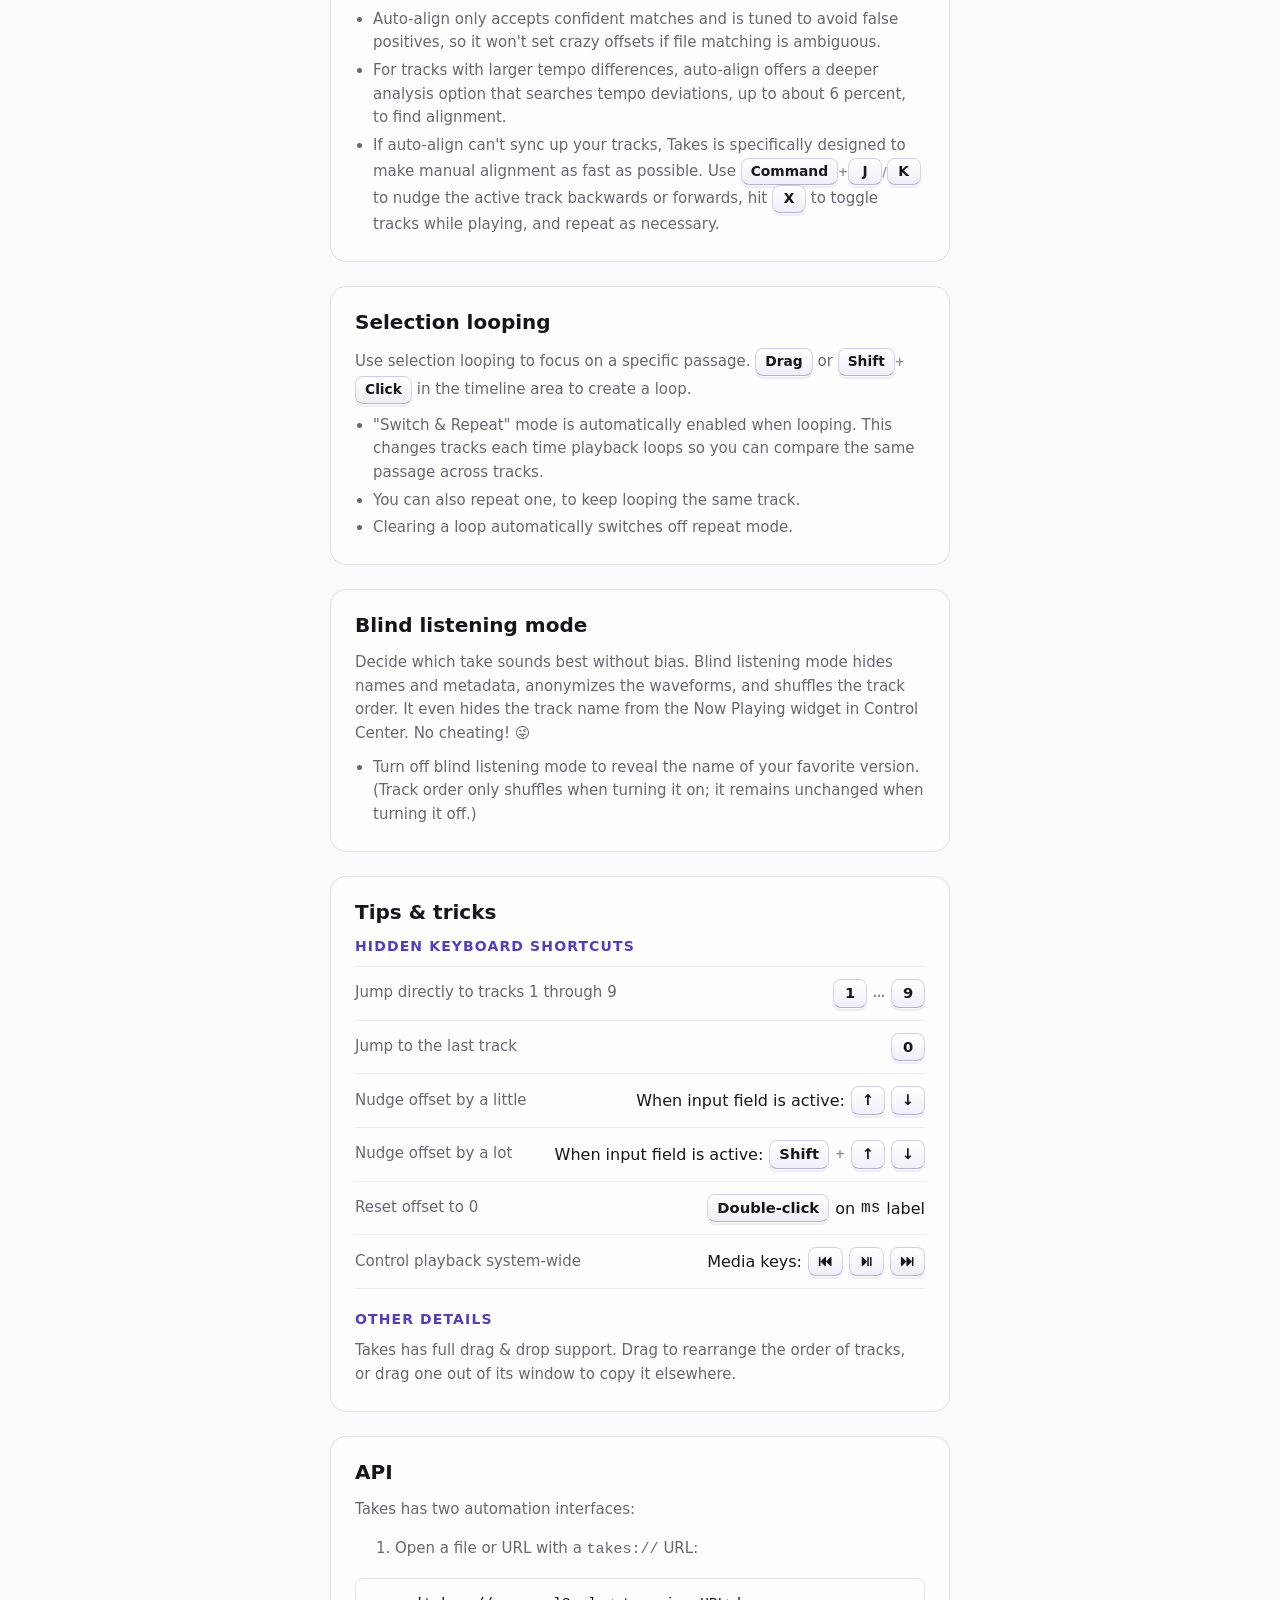
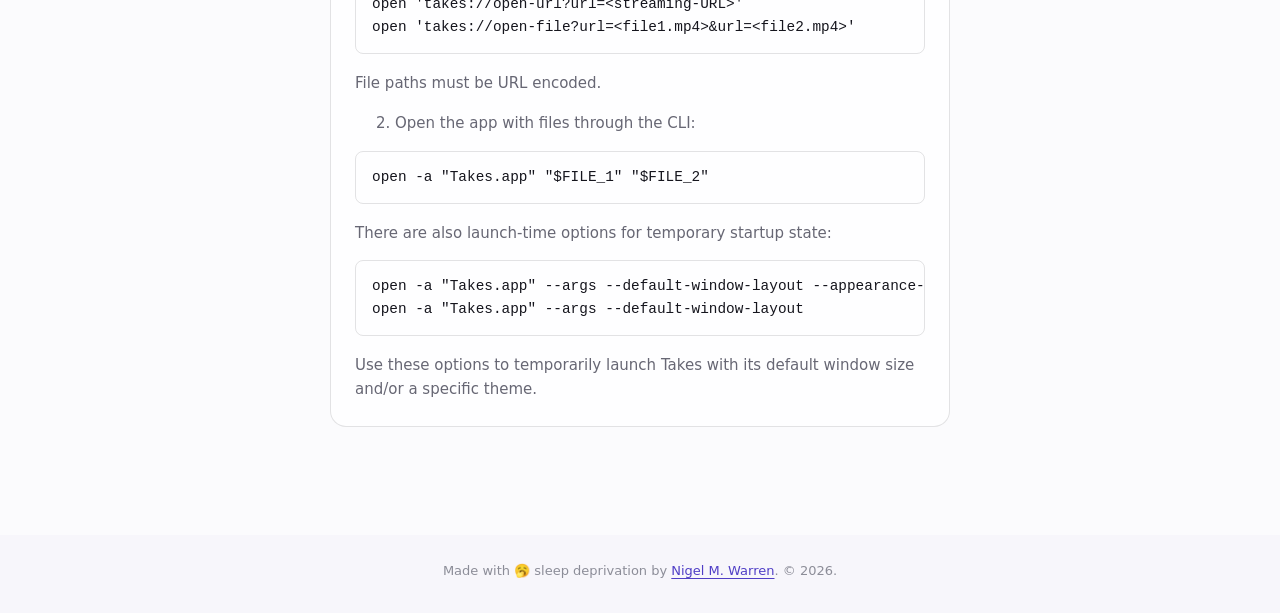
<file: website/support.html>
<!DOCTYPE html>
<html lang="en">
<head>
  <meta charset="utf-8">
  <meta name="viewport" content="width=device-width, initial-scale=1">
  <title>Takes — Support</title>
  <meta name="description" content="Help, tips, and frequently asked questions for Takes for Mac.">

  <meta property="og:type" content="website">
  <meta property="og:url" content="https://takes.nigelwarren.com/support.html">
  <meta property="og:title" content="Takes for Mac - Support">
  <meta property="og:description" content="Takes is a macOS app for comparing audio tracks with instant A/B switching, waveform alignment, and blind listening mode.">
  <meta property="og:image" content="https://takes.nigelwarren.com/social_preview.jpg">
  <meta property="og:image:width" content="1200">
  <meta property="og:image:height" content="630">

  <meta name="color-scheme" content="light dark">
  <meta name="theme-color" content="#f7f6fb">
  <link rel="icon" href="favicon.svg" type="image/svg+xml">
  <link rel="stylesheet" href="styles.css">
</head>
<body class="support-page">
  <div class="site">
    <nav class="nav" aria-label="Main navigation">
      <a class="brand" href="index.html" aria-label="Takes homepage">
        <img src="icon.png" alt="">
        <span>Takes</span>
      </a>
      <div class="nav-actions">
        <button class="theme-toggle" type="button" aria-label="Switch to dark mode" aria-pressed="false">
          <svg class="moon-icon" viewBox="0 0 24 24" aria-hidden="true">
            <path d="M20.4 14.7A8.5 8.5 0 0 1 9.3 3.6 8.5 8.5 0 1 0 20.4 14.7Z" fill="none" stroke="currentColor" stroke-width="2" stroke-linejoin="round"/>
          </svg>
          <svg class="sun-icon" viewBox="0 0 24 24" aria-hidden="true">
            <circle cx="12" cy="12" r="4.2" fill="none" stroke="currentColor" stroke-width="2"/>
            <path d="M12 2.5v2.2M12 19.3v2.2M4.7 4.7l1.6 1.6M17.7 17.7l1.6 1.6M2.5 12h2.2M19.3 12h2.2M4.7 19.3l1.6-1.6M17.7 6.3l1.6-1.6" fill="none" stroke="currentColor" stroke-width="2" stroke-linecap="round"/>
          </svg>
        </button>
        <button class="nav-menu-button" type="button" aria-label="Open navigation menu" aria-expanded="false" aria-controls="site-menu"><span class="nav-menu-icon" aria-hidden="true"></span></button>
        <div class="nav-links" id="site-menu">
          <a href="support.html" aria-current="page">Support</a>
          <a href="changelog.html">Release Notes</a>
          <a href="https://github.com/Nigelw/Takes">GitHub</a>
        </div>
      </div>
    </nav>

    <main>
      <section class="faq-band" id="faq">
        <div class="faq">
          <div class="section-heading">
            <h2><a class="anchor-link" href="#faq">Frequently asked questions</a></h2>
          </div>

          <div class="faq-grid">
            <article class="faq-item">
              <h3>Does Takes work with streaming music?</h3>
              <p>Takes supports Apple Music, Spotify, and YouTube in a slightly creative way. To work around streaming limitations, when you give it Apple Music and Spotify URLs it automatically sources a version from YouTube.</p>
            </article>

            <article class="faq-item">
              <h3>How much does Takes cost?</h3>
              <p>Takes is free and open source. You can download it, use it, and inspect the code on GitHub.</p>
            </article>

            <article class="faq-item">
              <h3>Why did you build Takes?</h3>
              <p>I built Takes to scratch my own itch. I've always wanted a tool like <a class="text-link" href="https://kaleidoscope.app">Kaleidoscope</a> but for audio files. I love hearing the differences between original releases and remasters, and I wanted an app to let me listen and toggle between them.</p>
              <p>I built a quick prototype for myself, then decided to turn it into a full polished app because I love Mac apps that sweat the details. I'm sharing it in case others find it useful too.</p>
            </article>

            <article class="faq-item">
              <h3>Do you offer support?</h3>
              <p>You better believe I don't! But check the <a class="text-link" href="#help">help section</a> below. It's pretty decent.</p>
            </article>
          </div>
        </div>
      </section>

      <section class="help-band" id="help">
        <div class="help">
          <div class="section-heading">
            <h2><a class="anchor-link" href="#help">Help</a></h2>
          </div>

          <div class="help-stack">
            <article class="help-card">
              <h3>Getting audio into Takes</h3>
              <ul>
                <li>Drag files and folders onto the app, use Quick Open to grab your current selection from Finder or Apple Music, or use the Open dialog box like a normie.</li>
                <li>You can also open streaming music. Give it a URL from Spotify, Apple Music, or YouTube and you're good to go.</li>
                <li>Takes supports loading up to 32 audio files at once and plays a wide range of audio formats.</li>
              </ul>
            </article>

            <article class="help-card">
              <h3>Auto-align</h3>
              <p>Different copies of a track don't always line up perfectly. An extra bit of silence at the start of one can make toggling back and forth jarring, as each switch jumps the music backwards and forwards.</p>
              <p>Auto-align analyzes the audio to find matching sections, and adjusts offsets so tracks line up perfectly.</p>
              <ul>
                <li>If tracks fall out of sync over time due to a difference in recordings, you can auto-align again at any time. It syncs offsets based on the current playhead position.</li>
                <li>Auto-align only accepts confident matches and is tuned to avoid false positives, so it won't set crazy offsets if file matching is ambiguous.</li>
                <li>For tracks with larger tempo differences, auto-align offers a deeper analysis option that searches tempo deviations, up to about 6 percent, to find alignment.</li>
                <li>If auto-align can't sync up your tracks, Takes is specifically designed to make manual alignment as fast as possible. Use <kbd>Command</kbd><span class="key-sep">+</span><kbd>J</kbd><span class="key-sep">/</span><kbd>K</kbd> to nudge the active track backwards or forwards, hit <kbd>X</kbd> to toggle tracks while playing, and repeat as necessary.</li>
              </ul>
            </article>

            <article class="help-card">
              <h3>Selection looping</h3>
              <p>Use selection looping to focus on a specific passage. <kbd>Drag</kbd> or <kbd>Shift</kbd><span class="key-sep">+</span><kbd>Click</kbd> in the timeline area to create a loop.</p>
              <ul>
                <li>"Switch &amp; Repeat" mode is automatically enabled when looping. This changes tracks each time playback loops so you can compare the same passage across tracks.</li>
                <li>You can also repeat one, to keep looping the same track.</li>
                <li>Clearing a loop automatically switches off repeat mode.</li>
              </ul>
            </article>

            <article class="help-card">
              <h3>Blind listening mode</h3>
              <p>Decide which take sounds best without bias. Blind listening mode hides names and metadata, anonymizes the waveforms, and shuffles the track order. It even hides the track name from the Now Playing widget in Control Center. No cheating! 😜</p>
              <ul>
                <li>Turn off blind listening mode to reveal the name of your favorite version. (Track order only shuffles when turning it on; it remains unchanged when turning it off.)</li>
              </ul>
            </article>

            <article class="help-card" id="shortcuts">
              <h3>Tips &amp; tricks</h3>
              <div class="shortcut-groups">
                <section class="shortcut-group">
                  <h4>Hidden keyboard shortcuts</h4>
                  <div class="shortcut-list">
                    <div class="shortcut-row">
                      <div class="shortcut-desc">Jump directly to tracks 1 through 9</div>
                      <div class="shortcut-keys"><kbd>1</kbd><span class="key-sep">…</span><kbd>9</kbd></div>
                    </div>
                    <div class="shortcut-row">
                      <div class="shortcut-desc">Jump to the last track</div>
                      <div class="shortcut-keys"><kbd>0</kbd></div>
                    </div>
                    <div class="shortcut-row">
                      <div class="shortcut-desc">Nudge offset by a little</div>
                      <div class="shortcut-keys">When input field is active: <kbd>↑</kbd><kbd>↓</kbd></div>
                    </div>
                    <div class="shortcut-row">
                      <div class="shortcut-desc">Nudge offset by a lot</div>
                      <div class="shortcut-keys">When input field is active: <kbd>Shift</kbd><span class="key-sep">+</span><kbd>↑</kbd><kbd>↓</kbd></div>
                    </div>
                    <div class="shortcut-row">
                      <div class="shortcut-desc">Reset offset to 0</div>
                      <div class="shortcut-keys"><kbd>Double-click</kbd> on <code>ms</code> label</div>
                    </div>
                    <div class="shortcut-row">
                      <div class="shortcut-desc">Control playback system-wide</div>
                      <div class="shortcut-keys">Media keys: <kbd>⏮</kbd><kbd>⏯</kbd><kbd>⏭</kbd></div>
                    </div>
                  </div>
                </section>

                <section class="shortcut-group">
                  <h4>Other details</h4>
                  <p>Takes has full drag & drop support. Drag to rearrange the order of tracks, or drag one out of its window to copy it elsewhere.</p>
                </section>
              </div>
            </article>

            <article class="help-card">
              <h3>API</h3>
              <p>Takes has two automation interfaces:</p>
              <ol>
                <li>Open a file or URL with a <code>takes://</code> URL:</li>
              </ol>
              <pre><code>open 'takes://open-url?url=&lt;streaming-URL&gt;'
open 'takes://open-file?url=&lt;file1.mp4&gt;&amp;url=&lt;file2.mp4&gt;'</code></pre>
              <p>File paths must be URL encoded.</p>
              <ol start="2">
                <li>Open the app with files through the CLI:</li>
              </ol>
              <pre><code>open -a "Takes.app" "$FILE_1" "$FILE_2"</code></pre>
              <p>There are also launch-time options for temporary startup state:</p>
              <pre><code>open -a "Takes.app" --args --default-window-layout --appearance-theme [light/dark/system]
open -a "Takes.app" --args --default-window-layout</code></pre>
              <p>Use these options to temporarily launch Takes with its default window size and/or a specific theme.</p>
            </article>
          </div>
        </div>
      </section>
    </main>

    <footer class="footer">
      <span>Made with 🥱 sleep deprivation by <a href="https://nigelwarren.com">Nigel M. Warren</a>. &copy; 2026.</span>
    </footer>
  </div>
  <script>
    (() => {
      const root = document.documentElement;
      const themeToggle = document.querySelector(".theme-toggle");
      const navActions = document.querySelector(".nav-actions");
      const menuButton = document.querySelector(".nav-menu-button");
      const themeColor = document.querySelector('meta[name="theme-color"]');
      const mediaQuery = window.matchMedia("(prefers-color-scheme: dark)");
      let hasManualTheme = false;

      const themeMetaColors = {
        light: "#f7f6fb",
        dark: "#0f0d18"
      };

      function runThemeTransition(nextTheme, manual = false) {
        document.startViewTransition(() => {
          applyTheme(nextTheme, manual);
        });
      }

      function applyTheme(theme, manual = false) {
        const isDark = theme === "dark";
        if (manual) {
          root.dataset.theme = theme;
        }
        themeToggle?.setAttribute("aria-pressed", String(isDark));
        themeToggle?.setAttribute("aria-label", isDark ? "Switch to light mode" : "Switch to dark mode");
        if (themeToggle) {
          themeToggle.title = isDark ? "Switch to light mode" : "Switch to dark mode";
        }
        themeColor?.setAttribute("content", themeMetaColors[theme]);
      }

      function currentTheme() {
        return root.dataset.theme || (mediaQuery.matches ? "dark" : "light");
      }

      applyTheme(currentTheme());

      themeToggle?.addEventListener("click", () => {
        hasManualTheme = true;
        runThemeTransition(currentTheme() === "dark" ? "light" : "dark", true);
      });

      menuButton?.addEventListener("click", () => {
        const isOpen = navActions?.classList.toggle("menu-open") ?? false;
        menuButton.setAttribute("aria-expanded", String(isOpen));
        menuButton.setAttribute("aria-label", isOpen ? "Close navigation menu" : "Open navigation menu");
      });

      navActions?.querySelectorAll(".nav-links a").forEach((link) => {
        link.addEventListener("click", () => {
          navActions.classList.remove("menu-open");
          menuButton?.setAttribute("aria-expanded", "false");
          menuButton?.setAttribute("aria-label", "Open navigation menu");
        });
      });

      mediaQuery.addEventListener("change", (event) => {
        if (!hasManualTheme) {
          applyTheme(event.matches ? "dark" : "light");
        }
      });
    })();
  </script>
</body>
</html>
</file>
<file: website/styles.css>
/* Shared home page styles. */
:root {
  color-scheme: light dark;
  --page-gutter: clamp(22px, 4vw, 48px);
  --ink: #15151d;
  --muted: #676774;
  --quiet: #8c8d98;
  --line: rgba(26, 26, 34, 0.12);
  --line-soft: rgba(26, 26, 34, 0.08);
  --nav-hover: #4f3ec6;
  --page-gradient-one: rgba(121, 104, 255, 0.18);
  --page-gradient-two: rgba(246, 189, 98, 0.2);
  --band: rgba(255, 255, 255, 0.58);
  --band-line: rgba(255, 255, 255, 0.65);
  --panel: rgba(255, 255, 255, 0.72);
  --panel-strong: #ffffff;
  --pill: rgba(255, 255, 255, 0.72);
  --brand: #6b55f0;
  --brand-dark: #4f3ec6;
  --brand-soft: #eeeaff;
  --gold: #f6bd62;
  --surface: #f7f6fb;
  --shadow: 0 26px 70px rgba(40, 30, 90, 0.2);
  --button-shadow: 0 14px 34px rgba(91, 72, 216, 0.24);
  --hero-shadow-one: rgba(40, 30, 90, 0.24);
  --hero-shadow-two: rgba(91, 72, 216, 0.15);
  --key-bg: linear-gradient(180deg, #ffffff 0%, #f0eff8 100%);
  --key-border: rgba(78, 61, 197, 0.2);
  --key-border-bottom: rgba(50, 38, 126, 0.35);
  --key-inset: rgba(255, 255, 255, 0.95);
  --key-lift: rgba(255, 255, 255, 0.85);
  --key-depth: rgba(50, 38, 126, 0.08);
  --theme-toggle-bg: rgba(255, 255, 255, 0.72);
  --theme-toggle-hover: rgba(238, 234, 255, 0.9);
  --theme-toggle-icon: #4f3ec6;
  --theme-toggle-shadow: 0 10px 24px rgba(40, 30, 90, 0.12);
  --menu-bg: rgba(255, 255, 255, 0.96);
  --feature-heading: #30303a;
}

html[data-theme="dark"] {
  color-scheme: dark;
  --ink: #f5f3ff;
  --muted: #c9c5d8;
  --quiet: #9d98b5;
  --line: rgba(232, 226, 255, 0.16);
  --line-soft: rgba(232, 226, 255, 0.11);
  --nav-hover: #d8d0ff;
  --page-gradient-one: rgba(134, 111, 255, 0.24);
  --page-gradient-two: rgba(246, 189, 98, 0.12);
  --band: rgba(21, 18, 34, 0.58);
  --band-line: rgba(255, 255, 255, 0.08);
  --panel: rgba(32, 28, 48, 0.78);
  --panel-strong: rgba(46, 39, 67, 0.9);
  --pill: rgba(33, 29, 49, 0.82);
  --brand: #9a88ff;
  --brand-dark: #c9c0ff;
  --brand-soft: rgba(154, 136, 255, 0.18);
  --gold: #ffd083;
  --surface: #0f0d18;
  --shadow: 0 26px 70px rgba(0, 0, 0, 0.42);
  --button-shadow: 0 16px 38px rgba(99, 82, 224, 0.34);
  --hero-shadow-one: rgba(0, 0, 0, 0.48);
  --hero-shadow-two: rgba(121, 104, 255, 0.2);
  --key-bg: linear-gradient(180deg, #312b48 0%, #211d31 100%);
  --key-border: rgba(201, 192, 255, 0.2);
  --key-border-bottom: rgba(10, 8, 18, 0.85);
  --key-inset: rgba(255, 255, 255, 0.11);
  --key-lift: rgba(255, 255, 255, 0.04);
  --key-depth: rgba(0, 0, 0, 0.32);
  --theme-toggle-bg: rgba(32, 28, 48, 0.82);
  --theme-toggle-hover: rgba(54, 47, 78, 0.95);
  --theme-toggle-icon: #ffd083;
  --theme-toggle-shadow: 0 12px 26px rgba(0, 0, 0, 0.34);
  --menu-bg: rgba(32, 28, 48, 0.97);
  --feature-heading: #ded9ee;
}

html[data-theme="light"] {
  color-scheme: light;
}

@media (prefers-color-scheme: dark) {
  :root:not([data-theme]) {
    color-scheme: dark;
    --ink: #f5f3ff;
    --muted: #c9c5d8;
    --quiet: #9d98b5;
    --line: rgba(232, 226, 255, 0.16);
    --line-soft: rgba(232, 226, 255, 0.11);
    --nav-hover: #d8d0ff;
    --page-gradient-one: rgba(134, 111, 255, 0.24);
    --page-gradient-two: rgba(246, 189, 98, 0.12);
    --band: rgba(21, 18, 34, 0.58);
    --band-line: rgba(255, 255, 255, 0.08);
    --panel: rgba(32, 28, 48, 0.78);
    --panel-strong: rgba(46, 39, 67, 0.9);
    --pill: rgba(33, 29, 49, 0.82);
    --brand: #9a88ff;
    --brand-dark: #c9c0ff;
    --brand-soft: rgba(154, 136, 255, 0.18);
    --gold: #ffd083;
    --surface: #0f0d18;
    --shadow: 0 26px 70px rgba(0, 0, 0, 0.42);
    --button-shadow: 0 16px 38px rgba(99, 82, 224, 0.34);
    --hero-shadow-one: rgba(0, 0, 0, 0.48);
    --hero-shadow-two: rgba(121, 104, 255, 0.2);
    --key-bg: linear-gradient(180deg, #312b48 0%, #211d31 100%);
    --key-border: rgba(201, 192, 255, 0.2);
    --key-border-bottom: rgba(10, 8, 18, 0.85);
    --key-inset: rgba(255, 255, 255, 0.11);
    --key-lift: rgba(255, 255, 255, 0.04);
    --key-depth: rgba(0, 0, 0, 0.32);
    --theme-toggle-bg: rgba(32, 28, 48, 0.82);
    --theme-toggle-hover: rgba(54, 47, 78, 0.95);
    --theme-toggle-icon: #ffd083;
    --theme-toggle-shadow: 0 12px 26px rgba(0, 0, 0, 0.34);
    --menu-bg: rgba(32, 28, 48, 0.97);
    --feature-heading: #ded9ee;
  }
}

* {
  box-sizing: border-box;
}

::view-transition-old(root),
::view-transition-new(root) {
  animation-duration: 500ms;
  animation-timing-function: ease;
}

html {
  background:
    radial-gradient(
      circle at 18% 0%,
      var(--page-gradient-one),
      transparent 34rem
    ),
    radial-gradient(
      circle at 82% 10%,
      var(--page-gradient-two),
      transparent 31rem
    ),
    var(--surface);
  color: var(--ink);
  font-family:
    -apple-system, BlinkMacSystemFont, "Segoe UI", system-ui, sans-serif;
  letter-spacing: 0;
}

body {
  margin: 0;
  min-width: 320px;
}

a {
  color: inherit;
  text-decoration: none;
}

img {
  display: block;
  max-width: 100%;
}

.site {
  overflow: hidden;
}

.nav {
  align-items: center;
  display: flex;
  justify-content: space-between;
  margin: 0 auto;
  max-width: 1120px;
  padding: 22px var(--page-gutter);
}

.brand {
  align-items: center;
  display: inline-flex;
  gap: 10px;
  font-size: 15px;
  font-weight: 700;
}

.brand img {
  border-radius: 10px;
  height: 34px;
  width: 34px;
}

.nav-links {
  align-items: center;
  display: flex;
  gap: 18px;
  color: var(--muted);
  font-size: 14px;
  font-weight: 600;
}

.nav-actions {
  align-items: center;
  display: flex;
  gap: 14px;
  position: relative;
}

.nav-links a:hover,
.brand:hover {
  color: var(--nav-hover);
}

.nav-menu-button {
  display: none;
}

.nav-menu-icon,
.nav-menu-icon::before,
.nav-menu-icon::after {
  background: currentColor;
  border-radius: 999px;
  display: block;
  height: 2px;
  width: 16px;
}

.nav-menu-icon {
  position: relative;
}

.nav-menu-icon::before,
.nav-menu-icon::after {
  content: "";
  left: 0;
  position: absolute;
}

.nav-menu-icon::before {
  top: -5px;
}

.nav-menu-icon::after {
  top: 5px;
}

.theme-toggle {
  align-items: center;
  appearance: none;
  background: var(--theme-toggle-bg);
  border: 1px solid var(--line);
  border-radius: 999px;
  box-shadow: var(--theme-toggle-shadow);
  color: var(--theme-toggle-icon);
  cursor: pointer;
  display: inline-flex;
  height: 38px;
  justify-content: center;
  padding: 0;
  width: 38px;
}

.theme-toggle:hover {
  background: var(--theme-toggle-hover);
  border-color: rgba(107, 85, 240, 0.26);
}

.theme-toggle:focus-visible {
  outline: 3px solid rgba(107, 85, 240, 0.35);
  outline-offset: 3px;
}

.theme-toggle svg {
  height: 18px;
  width: 18px;
}

.theme-toggle .moon-icon {
  display: block;
}

.theme-toggle .sun-icon {
  display: none;
}

html[data-theme="dark"] .theme-toggle .moon-icon {
  display: none;
}

html[data-theme="dark"] .theme-toggle .sun-icon {
  display: block;
}

.hero {
  --hero-title-size: clamp(52px, 8vw, 104px);
  --hero-icon-size: calc(var(--hero-title-size) * 1.14);
  --hero-icon-radius: calc(var(--hero-icon-size) * 0.24);
  margin: 0 auto;
  max-width: 1120px;
  padding: 76px var(--page-gutter) 96px;
  text-align: center;
}

.hero-lockup {
  align-items: center;
  display: inline-flex;
  gap: clamp(18px, 3vw, 30px);
  justify-content: center;
}

.hero-icon {
  border-radius: var(--hero-icon-radius);
  box-shadow: 0 16px 42px rgba(78, 61, 197, 0.24);
  height: var(--hero-icon-size);
  flex: 0 0 auto;
  width: var(--hero-icon-size);
}

h1 {
  font-size: var(--hero-title-size);
  letter-spacing: 0;
  line-height: 0.95;
  margin: 0;
}

.summary {
  color: var(--muted);
  font-size: clamp(21px, 3vw, 32px);
  line-height: 1.22;
  margin: 22px auto 0;
  max-width: 760px;
}

.actions {
  align-items: center;
  display: flex;
  flex-direction: column;
  flex-wrap: wrap;
  gap: 12px;
  justify-content: center;
  margin-top: 34px;
}

.button {
  align-items: center;
  background: var(--brand);
  border-radius: 12px;
  box-shadow: var(--button-shadow);
  color: white;
  display: inline-flex;
  font-size: 16px;
  font-weight: 750;
  min-height: 48px;
  padding: 0 23px;
  gap: 8px;
}

.button:hover {
  background: var(--brand-dark);
}

html[data-theme="dark"] .button {
  color: #100d1b;
}

.apple-logo {
  font-family:
    -apple-system, BlinkMacSystemFont, "Segoe UI", system-ui, sans-serif;
  font-size: 18px;
  line-height: 1;
  transform: translateY(-1px);
}

.secondary {
  color: var(--muted);
  font-size: 14px;
  font-weight: 650;
}

.section-links {
  display: flex;
  flex-wrap: wrap;
  gap: 10px;
  justify-content: center;
  margin-top: 20px;
}

.section-links a {
  background: var(--pill);
  border: 1px solid var(--line-soft);
  border-radius: 999px;
  color: var(--muted);
  font-size: 13px;
  font-weight: 700;
  padding: 10px 14px;
}

.section-links a:hover {
  color: var(--brand-dark);
  border-color: rgba(79, 62, 198, 0.2);
}

.shot-wrap {
  margin: 72px auto 0;
  max-width: 1120px;
}

.hero-shot {
  border-radius: clamp(8px, 1.2vw, 40px);
  box-shadow:
    0 34px 70px var(--hero-shadow-one),
    0 12px 24px var(--hero-shadow-two);
  overflow: hidden;
  position: relative;
}

.hero-shot img {
  width: 100%;
}

.features-band {
  background: var(--band);
  border-top: 1px solid var(--band-line);
  padding: 92px var(--page-gutter) 108px;
}

.features {
  margin: 0 auto;
  max-width: calc(1120px - (var(--page-gutter) * 2));
}

.section-heading {
  margin-bottom: 36px;
  max-width: 620px;
}

.anchor-link {
  color: inherit;
  text-decoration: none;
}

.anchor-link:hover {
  color: var(--brand-dark);
}

.text-link {
  color: var(--brand-dark);
  font-weight: 700;
  text-decoration: underline;
  text-decoration-color: rgba(79, 62, 198, 0.35);
  text-underline-offset: 0.16em;
}

.text-link:hover {
  color: var(--brand);
  text-decoration-color: rgba(107, 85, 240, 0.55);
}

.eyebrow {
  color: var(--brand-dark);
  font-size: 13px;
  font-weight: 800;
  letter-spacing: 0.08em;
  margin: 0 0 10px;
  text-transform: uppercase;
}

h2 {
  font-size: clamp(34px, 5vw, 60px);
  letter-spacing: 0;
  line-height: 1;
  margin: 0;
}

.feature-grid {
  display: flex;
  flex-wrap: wrap;
  gap: 24px;
}

.feature {
  --feature-accent: var(--brand);
  --feature-accent-rgb: 107, 85, 240;
  /*
        background:
        linear-gradient(180deg, rgba(255, 255, 255, 0.62), rgba(255, 255, 255, 0)),
        radial-gradient(circle at 18% 0%, rgba(var(--feature-accent-rgb), 0.18), transparent 13rem),
        var(--panel);
*/
  border: 1px solid var(--line);
  border-radius: 16px;
  box-shadow:
    0 18px 44px rgba(40, 30, 90, 0.09),
    inset 0 1px 0 rgba(255, 255, 255, 0.74);
  flex: 1 1 calc((100% - 48px) / 3);
  min-height: 190px;
  min-width: 0;
  overflow: hidden;
  padding: 24px;
  position: relative;
}

html[data-theme="dark"] .feature {
  background:
    linear-gradient(180deg, rgba(255, 255, 255, 0.08), rgba(255, 255, 255, 0)),
    radial-gradient(
      circle at 18% 0%,
      rgba(var(--feature-accent-rgb), 0.18),
      transparent 13rem
    ),
    var(--panel);
  box-shadow:
    0 18px 44px rgba(0, 0, 0, 0.22),
    inset 0 1px 0 rgba(255, 255, 255, 0.08);
}

/*    .feature::before {
      background: linear-gradient(90deg, rgba(var(--feature-accent-rgb), 0.84), rgba(var(--feature-accent-rgb), 0));
      content: "";
      height: 3px;
      left: 0;
      position: absolute;
      right: 0;
      top: 0;
    }
*/
.feature-header {
  align-items: flex-start;
  display: flex;
  flex-direction: column;
  gap: 14px;
  margin-bottom: 16px;
}

.mark {
  align-items: center;
  background: rgba(var(--feature-accent-rgb), 0.13);
  border-radius: 10px;
  color: var(--feature-accent);
  display: inline-flex;
  height: 42px;
  justify-content: center;
  flex: 0 0 auto;
  width: 42px;
}

.mark svg {
  height: 24px;
  width: 24px;
}

.feature h3 {
  color: var(--feature-heading);
  font-size: 20px;
  font-weight: bold;
  letter-spacing: 0;
  line-height: 1.15;
  margin: 0;
}

.feature p {
  color: var(--muted);
  font-size: 15px;
  line-height: 1.72;
  margin: 0;
}

.footer {
  align-items: center;
  color: var(--quiet);
  display: flex;
  font-size: 13px;
  flex-direction: column;
  gap: 12px;
  justify-content: center;
  margin: 0 auto;
  max-width: 1120px;
  padding: 28px var(--page-gutter) 36px;
  text-align: center;
}

.footer a {
  color: var(--brand-dark);
  text-decoration: underline;
  text-decoration-thickness: 1px;
  text-underline-offset: 3px;
}

.footer a:hover {
  color: var(--brand);
}

.footer-links {
  display: flex;
  gap: 16px;
}

/* Support page overrides and sections. */
body.support-page * {
  box-sizing: border-box;
}
body.support-page ::view-transition-old(root),
body.support-page ::view-transition-new(root) {
  animation-duration: 500ms;
  animation-timing-function: ease;
}
html body.support-page {
  background:
    radial-gradient(
      circle at 18% 0%,
      var(--page-gradient-one),
      transparent 34rem
    ),
    radial-gradient(
      circle at 82% 10%,
      var(--page-gradient-two),
      transparent 31rem
    ),
    var(--surface);
  color: var(--ink);
  font-family:
    -apple-system, BlinkMacSystemFont, "Segoe UI", system-ui, sans-serif;
  letter-spacing: 0;
}
body.support-page {
  margin: 0;
  min-width: 320px;
}
body.support-page a {
  color: inherit;
  text-decoration: none;
}
body.support-page code {
  font-family: ui-monospace, SFMono-Regular, Menlo, monospace;
}
body.support-page pre {
  background: var(--panel-soft);
  border: 1px solid var(--line);
  border-radius: 8px;
  color: var(--ink);
  font-family: ui-monospace, SFMono-Regular, Menlo, monospace;
  font-size: 0.9rem;
  line-height: 1.6;
  margin: 14px 0 18px;
  overflow-x: auto;
  padding: 14px 16px;
  white-space: pre;
}
body.support-page .site {
  overflow: hidden;
}
body.support-page .nav {
  align-items: center;
  display: flex;
  justify-content: space-between;
  margin: 0 auto;
  max-width: 1120px;
  padding: 22px var(--page-gutter);
}
body.support-page .brand {
  align-items: center;
  display: inline-flex;
  gap: 10px;
  font-size: 15px;
  font-weight: 700;
}
body.support-page .brand img {
  border-radius: 10px;
  height: 34px;
  width: 34px;
}
body.support-page .nav-links {
  align-items: center;
  color: var(--muted);
  display: flex;
  gap: 18px;
  font-size: 14px;
  font-weight: 600;
}
body.support-page .nav-links a[aria-current="page"] {
  color: var(--brand-dark);
}
body.support-page .nav-actions {
  align-items: center;
  display: flex;
  gap: 14px;
  position: relative;
}
body.support-page .nav-links a:hover,
body.support-page .brand:hover {
  color: var(--nav-hover);
}
body.support-page .nav-menu-button {
  display: none;
}
body.support-page .nav-menu-icon,
body.support-page .nav-menu-icon::before,
body.support-page .nav-menu-icon::after {
  background: currentColor;
  border-radius: 999px;
  display: block;
  height: 2px;
  width: 16px;
}
body.support-page .nav-menu-icon {
  position: relative;
}
body.support-page .nav-menu-icon::before,
body.support-page .nav-menu-icon::after {
  content: "";
  left: 0;
  position: absolute;
}
body.support-page .nav-menu-icon::before {
  top: -5px;
}
body.support-page .nav-menu-icon::after {
  top: 5px;
}
body.support-page .theme-toggle {
  align-items: center;
  appearance: none;
  background: var(--theme-toggle-bg);
  border: 1px solid var(--line);
  border-radius: 999px;
  box-shadow: var(--theme-toggle-shadow);
  color: var(--theme-toggle-icon);
  cursor: pointer;
  display: inline-flex;
  height: 38px;
  justify-content: center;
  padding: 0;
  width: 38px;
}
body.support-page .theme-toggle:hover {
  background: var(--theme-toggle-hover);
  border-color: rgba(107, 85, 240, 0.26);
}
body.support-page .theme-toggle:focus-visible {
  outline: 3px solid rgba(107, 85, 240, 0.35);
  outline-offset: 3px;
}
body.support-page .theme-toggle svg {
  height: 18px;
  width: 18px;
}
body.support-page .theme-toggle .moon-icon {
  display: block;
}
body.support-page .theme-toggle .sun-icon {
  display: none;
}
html[data-theme="dark"] body.support-page .theme-toggle .moon-icon {
  display: none;
}
html[data-theme="dark"] body.support-page .theme-toggle .sun-icon {
  display: block;
}
body.support-page .hero {
  margin: 0 auto;
  max-width: 1120px;
  padding: 76px var(--page-gutter) 48px;
}
body.support-page h1 {
  font-size: clamp(52px, 8vw, 104px);
  letter-spacing: 0;
  line-height: 0.95;
  margin: 0;
}
body.support-page .summary {
  color: var(--muted);
  font-size: clamp(21px, 3vw, 32px);
  line-height: 1.22;
  margin: 22px 0 0;
  max-width: 760px;
}
body.support-page .faq-band {
  padding: 24px var(--page-gutter) 108px;
}
body.support-page .faq,
body.support-page .help {
  margin: 0 auto;
  max-width: 1120px;
}
body.support-page .faq {
  max-width: calc(1120px - (var(--page-gutter) * 2));
}
body.support-page .help {
  max-width: calc(1120px - (var(--page-gutter) * 2));
}
body.support-page .section-heading {
  margin-bottom: 36px;
  max-width: 620px;
}
body.support-page .anchor-link:hover {
  color: var(--brand-dark);
}
body.support-page .text-link {
  color: var(--brand-dark);
  font-weight: 700;
  text-decoration: underline;
  text-decoration-color: rgba(79, 62, 198, 0.35);
  text-underline-offset: 0.16em;
}
body.support-page .text-link:hover {
  color: var(--brand);
  text-decoration-color: rgba(107, 85, 240, 0.55);
}
body.support-page h2 {
  font-size: clamp(34px, 5vw, 60px);
  letter-spacing: 0;
  line-height: 1;
  margin: 0;
}
body.support-page .faq-grid {
  display: grid;
  gap: 24px;
  grid-template-columns: repeat(2, minmax(0, 1fr));
}
body.support-page .faq-item,
body.support-page .help-card {
  background: var(--panel);
  border: 1px solid var(--line);
  border-radius: 16px;
  padding: 24px;
}
body.support-page .faq-item h3,
body.support-page .help-card h3 {
  font-size: 20px;
  font-weight: 600;
  letter-spacing: 0;
  line-height: 1.15;
  margin: 0 0 14px;
}
body.support-page .faq-item p,
body.support-page .help-card p,
body.support-page .help-card li,
body.support-page .shortcut-desc,
body.support-page .shortcut-group p {
  color: var(--muted);
  font-size: 15px;
  line-height: 1.58;
}
body.support-page .faq-item p,
body.support-page .help-card p,
body.support-page .shortcut-group p {
  margin: 0;
}
body.support-page .help-band {
  background: var(--band);
  border-top: 1px solid var(--band-line);
  padding: 92px var(--page-gutter) 108px;
}
body.support-page .help-stack {
  display: grid;
  gap: 24px;
  margin: 0 auto;
  max-width: 620px;
  min-width: 0;
  width: 100%;
}
body.support-page .help-card,
body.support-page .shortcut-groups,
body.support-page .shortcut-list,
body.support-page .shortcut-row,
body.support-page .shortcut-desc,
body.support-page .shortcut-keys {
  min-width: 0;
}
body.support-page .faq-item p + p,
body.support-page .help-card p + p {
  margin-top: 8px;
}
body.support-page .help-card p,
body.support-page .help-card li,
body.support-page .shortcut-desc,
body.support-page .shortcut-keys {
  overflow-wrap: anywhere;
}
body.support-page .help-card ul {
  margin: 0;
  padding-left: 18px;
}
body.support-page .help-card p + ul {
  margin-top: 10px;
}
body.support-page .help-card li + li {
  margin-top: 4px;
}
body.support-page .shortcut-groups {
  display: grid;
  gap: 24px;
}
body.support-page .shortcut-groups {
  gap: 22px;
}
body.support-page .shortcut-group h4 {
  color: var(--brand-dark);
  font-size: 14px;
  letter-spacing: 0.08em;
  margin: 0 0 12px;
  text-transform: uppercase;
}
body.support-page .shortcut-list {
  border-top: 1px solid var(--line-soft);
}
body.support-page .shortcut-row {
  align-items: center;
  border-bottom: 1px solid var(--line-soft);
  display: grid;
  gap: 16px;
  grid-template-columns: minmax(0, 1fr) auto;
  padding: 12px 0;
}
body.support-page .shortcut-keys {
  align-items: center;
  display: inline-flex;
  flex-wrap: wrap;
  gap: 6px;
  justify-content: flex-end;
  max-width: 100%;
}
body.support-page kbd {
  background: var(--key-bg);
  border: 1px solid var(--key-border);
  border-bottom-color: var(--key-border-bottom);
  border-radius: 8px;
  box-shadow:
    inset 0 1px 0 var(--key-inset),
    0 1px 0 var(--key-lift),
    0 3px 0 var(--key-depth);
  color: var(--ink);
  display: inline-block;
  font-family: inherit;
  font-size: 0.92em;
  font-weight: 700;
  line-height: 1;
  min-width: 34px;
  padding: 6px 9px;
  text-align: center;
  white-space: nowrap;
}
body.support-page .key-sep {
  color: var(--quiet);
  font-size: 12px;
  font-weight: 700;
}
body.support-page .footer {
  align-items: center;
  color: var(--quiet);
  display: flex;
  font-size: 13px;
  flex-direction: column;
  gap: 12px;
  justify-content: center;
  margin: 0 auto;
  max-width: 1120px;
  padding: 28px var(--page-gutter) 36px;
  text-align: center;
}
body.support-page .footer a {
  color: var(--brand-dark);
  text-decoration: underline;
  text-decoration-thickness: 1px;
  text-underline-offset: 3px;
}
body.support-page .footer a:hover {
  color: var(--brand);
}
body.support-page .footer-links {
  display: flex;
  gap: 16px;
}

/* Changelog page overrides and sections. */
body.changelog-page {
  --ink: #1d1d1f;
  --muted: #6e6e73;
  --line: #e5e5e7;
  --accent: var(--brand-dark);
  --surface: #fbfbfd;
  background: var(--surface);
  color: var(--ink);
  font:
    16px/1.6 -apple-system,
    BlinkMacSystemFont,
    "Segoe UI",
    system-ui,
    sans-serif;
}
html[data-theme="dark"] body.changelog-page {
  --ink: #f5f5f7;
  --muted: #98989d;
  --line: #2c2c2e;
  --accent: var(--brand-dark);
  --surface: #111114;
}

html:has(body.changelog-page) {
  background: #fbfbfd;
}

html[data-theme="dark"]:has(body.changelog-page) {
  background: #111114;
}
body.changelog-page * {
  box-sizing: border-box;
}
body.changelog-page ::view-transition-old(root),
body.changelog-page ::view-transition-new(root) {
  animation-duration: 500ms;
  animation-timing-function: ease;
}
body.changelog-page {
  font:
    16px/1.6 -apple-system,
    BlinkMacSystemFont,
    "Segoe UI",
    system-ui,
    sans-serif;
  margin: 0;
  color: var(--ink);
  background: var(--surface);
}
body.changelog-page a {
  color: inherit;
  text-decoration: none;
}
body.changelog-page .nav {
  align-items: center;
  display: flex;
  justify-content: space-between;
  margin: 0 auto;
  max-width: 1120px;
  padding: 22px var(--page-gutter);
}
body.changelog-page .brand {
  align-items: center;
  display: inline-flex;
  gap: 10px;
  font-size: 15px;
  font-weight: 700;
}
body.changelog-page .brand img {
  width: 34px;
  height: 34px;
  border-radius: 10px;
}
body.changelog-page .nav-actions {
  align-items: center;
  display: flex;
  gap: 14px;
  position: relative;
}
body.changelog-page .nav-links {
  align-items: center;
  color: var(--muted);
  display: flex;
  gap: 18px;
  font-size: 14px;
  font-weight: 600;
}
body.changelog-page .nav-links a[aria-current="page"] {
  color: var(--accent);
}
body.changelog-page .brand:hover,
body.changelog-page .nav-links a:hover {
  color: var(--accent);
}
body.changelog-page .nav-menu-button {
  display: none;
}
body.changelog-page .nav-menu-icon,
body.changelog-page .nav-menu-icon::before,
body.changelog-page .nav-menu-icon::after {
  background: currentColor;
  border-radius: 999px;
  display: block;
  height: 2px;
  width: 16px;
}
body.changelog-page .nav-menu-icon {
  position: relative;
}
body.changelog-page .nav-menu-icon::before,
body.changelog-page .nav-menu-icon::after {
  content: "";
  left: 0;
  position: absolute;
}
body.changelog-page .nav-menu-icon::before {
  top: -5px;
}
body.changelog-page .nav-menu-icon::after {
  top: 5px;
}
body.changelog-page .theme-toggle {
  align-items: center;
  appearance: none;
  background: var(--theme-toggle-bg);
  border: 1px solid var(--line);
  border-radius: 999px;
  box-shadow: var(--theme-toggle-shadow);
  color: var(--theme-toggle-icon);
  cursor: pointer;
  display: inline-flex;
  height: 38px;
  justify-content: center;
  padding: 0;
  width: 38px;
}
body.changelog-page .theme-toggle:hover {
  background: var(--theme-toggle-hover);
}
body.changelog-page .theme-toggle:focus-visible {
  outline: 3px solid rgba(107, 85, 240, 0.35);
  outline-offset: 3px;
}
body.changelog-page .theme-toggle svg {
  height: 18px;
  width: 18px;
}
body.changelog-page .theme-toggle .moon-icon {
  display: block;
}
body.changelog-page .theme-toggle .sun-icon {
  display: none;
}
html[data-theme="dark"] body.changelog-page .theme-toggle .moon-icon {
  display: none;
}
html[data-theme="dark"] body.changelog-page .theme-toggle .sun-icon {
  display: block;
}
body.changelog-page .page {
  max-width: 48rem;
  margin: 0 auto;
  padding: 0 1.25rem 5rem;
}
body.changelog-page .hero {
  padding: 3.2rem 0 2.4rem;
}
body.changelog-page .hero h1 {
  font-size: clamp(2.4rem, 8vw, 3.9rem);
  letter-spacing: 0;
  line-height: 0.98;
  margin: 0;
}
body.changelog-page .hero p {
  color: var(--muted);
  font-size: clamp(1.05rem, 2.5vw, 1.35rem);
  line-height: 1.35;
  margin: 1rem 0 0;
  max-width: 34rem;
}
body.changelog-page .release {
  padding: 1.5rem 0;
  border-top: 1px solid var(--line);
}
body.changelog-page .release:first-of-type {
  border-top: none;
}
body.changelog-page .release-heading {
  align-items: center;
  display: flex;
  gap: 1rem;
  justify-content: space-between;
  margin: 0 0 0.75rem;
}
body.changelog-page .release h2 {
  font-size: 1.2rem;
  margin: 0;
  display: flex;
  align-items: baseline;
  gap: 0.6rem;
}
body.changelog-page .meta {
  color: var(--muted);
  flex: 0 0 auto;
  font-size: 0.85rem;
  margin: 0;
  text-align: right;
}
body.changelog-page .badge {
  font-size: 0.65rem;
  font-weight: 600;
  text-transform: uppercase;
  letter-spacing: 0.04em;
  color: #b25000;
  background: #ffefe0;
  padding: 0.15rem 0.45rem;
  border-radius: 5px;
}
body.changelog-page .notes ul {
  margin: 0;
  padding-left: 1.25rem;
}
body.changelog-page .notes {
  max-width: 40rem;
}
body.changelog-page .notes li {
  margin: 0.2rem 0;
}
body.changelog-page .notes li ul {
  margin-top: 0.2rem;
}
body.changelog-page .notes h3,
body.changelog-page .notes h4 {
  font-size: 0.95rem;
  margin: 1rem 0 0.35rem;
}
body.changelog-page .notes > :first-child {
  margin-top: 0;
}
body.changelog-page .empty {
  color: #8e8e93;
  font-style: italic;
}
body.changelog-page .footer {
  align-items: center;
  color: var(--muted);
  display: flex;
  font-size: 0.85rem;
  flex-direction: column;
  gap: 12px;
  justify-content: center;
  margin-top: 3rem;
  text-align: center;
}
body.changelog-page .footer a {
  color: var(--accent);
  text-decoration: underline;
  text-decoration-thickness: 1px;
  text-underline-offset: 3px;
}
body.changelog-page .footer a:hover {
  color: var(--ink);
}
html[data-theme="dark"] body.changelog-page .release {
  border-color: var(--line);
}
html[data-theme="dark"] body.changelog-page .badge {
  color: #ffb066;
  background: #3a2410;
}

/* Keep system-selected dark mode in sync with the explicit dark-theme rules. */
@media (prefers-color-scheme: dark) {
  :root:not([data-theme]) .theme-toggle .moon-icon,
  :root:not([data-theme]) body.support-page .theme-toggle .moon-icon,
  :root:not([data-theme]) body.changelog-page .theme-toggle .moon-icon {
    display: none;
  }

  :root:not([data-theme]) .theme-toggle .sun-icon,
  :root:not([data-theme]) body.support-page .theme-toggle .sun-icon,
  :root:not([data-theme]) body.changelog-page .theme-toggle .sun-icon {
    display: block;
  }

  :root:not([data-theme]) .button {
    color: #100d1b;
  }

  :root:not([data-theme]) .feature {
    background:
      linear-gradient(180deg, rgba(255, 255, 255, 0.08), rgba(255, 255, 255, 0)),
      radial-gradient(
        circle at 18% 0%,
        rgba(var(--feature-accent-rgb), 0.18),
        transparent 13rem
      ),
      var(--panel);
    box-shadow:
      0 18px 44px rgba(0, 0, 0, 0.22),
      inset 0 1px 0 rgba(255, 255, 255, 0.08);
  }

  :root:not([data-theme]) body.changelog-page {
    --ink: #f5f5f7;
    --muted: #98989d;
    --line: #2c2c2e;
    --accent: var(--brand-dark);
    --surface: #111114;
  }

  :root:not([data-theme]):has(body.changelog-page) {
    background: #111114;
  }

  :root:not([data-theme]) body.changelog-page .release {
    border-color: var(--line);
  }

  :root:not([data-theme]) body.changelog-page .badge {
    color: #ffb066;
    background: #3a2410;
  }
}

body.changelog-page .hero {
  text-align: start;
}

body.changelog-page .release h2 {
  line-height: 1.6;
}

@media (max-width: 800px) {
  .feature {
    flex-basis: calc((100% - 24px) / 2);
  }
}

/* Consolidated mobile layout. */
@media (max-width: 560px) {
  .nav,
  body.support-page .nav,
  body.changelog-page .nav {
    padding-top: 18px;
    padding-bottom: 18px;
  }

  .nav-links,
  body.support-page .nav-links,
  body.changelog-page .nav-links {
    gap: 12px;
  }

  .nav-actions,
  body.support-page .nav-actions,
  body.changelog-page .nav-actions {
    gap: 10px;
  }

  .nav-menu-button,
  body.support-page .nav-menu-button,
  body.changelog-page .nav-menu-button {
    align-items: center;
    appearance: none;
    background: var(--menu-bg);
    border: 1px solid var(--line);
    border-radius: 999px;
    color: var(--muted);
    cursor: pointer;
    display: inline-flex;
    font-family: inherit;
    font-weight: 700;
    height: 38px;
    justify-content: center;
    min-height: 38px;
    padding: 0;
    width: 38px;
  }

  .nav-actions.menu-open .nav-menu-button,
  .nav.menu-open .nav-menu-button,
  body.support-page .nav-actions.menu-open .nav-menu-button,
  body.changelog-page .nav.menu-open .nav-menu-button {
    color: var(--brand-dark);
  }

  .nav-actions .nav-links,
  body.support-page .nav-actions .nav-links,
  body.changelog-page .nav-actions .nav-links {
    background: var(--menu-bg);
    border: 1px solid var(--line);
    border-radius: 8px;
    box-shadow: var(--theme-toggle-shadow);
    display: none;
    min-width: 156px;
    padding: 8px;
    position: absolute;
    right: 0;
    top: calc(100% + 8px);
    z-index: 10;
  }

  .nav-actions.menu-open .nav-links,
  .nav.menu-open .nav-actions .nav-links,
  body.support-page .nav-actions.menu-open .nav-links,
  body.changelog-page .nav.menu-open .nav-actions .nav-links {
    align-items: stretch;
    display: grid;
    gap: 2px;
  }

  .nav-actions .nav-links a,
  body.support-page .nav-actions .nav-links a,
  body.changelog-page .nav-actions .nav-links a {
    border-radius: 6px;
    padding: 9px 10px;
  }

  .hero {
    padding-top: 52px;
    padding-bottom: 72px;
  }

  .shot-wrap {
    margin-top: 54px;
  }

  .features-band {
    padding-top: 68px;
    padding-bottom: 78px;
  }

  .feature-grid {
    gap: 20px;
  }

  .feature {
    flex-basis: 100%;
    min-height: 0;
  }

  body.support-page .hero {
    padding-top: 52px;
    padding-bottom: 38px;
  }

  body.support-page .faq-band {
    padding-top: 10px;
    padding-bottom: 78px;
  }

  body.support-page .help-band {
    padding-top: 68px;
    padding-bottom: 78px;
  }

  body.support-page .faq-item,
  body.support-page .help-card {
    padding: 20px;
  }

  body.support-page .faq-grid {
    gap: 20px;
    grid-template-columns: 1fr;
  }

  body.support-page .help-stack {
    gap: 20px;
  }

  body.support-page .shortcut-row {
    grid-template-columns: 1fr;
  }

  body.support-page .shortcut-keys {
    justify-content: flex-start;
  }

  body.changelog-page .release-heading {
    align-items: flex-start;
    flex-direction: column;
    gap: 0.15rem;
  }

  body.changelog-page .nav {
    padding-top: 22px;
    padding-bottom: 22px;
  }

  body.changelog-page .nav-actions {
    gap: 14px;
  }

  body.changelog-page .meta {
    text-align: left;
  }
}
</file>
